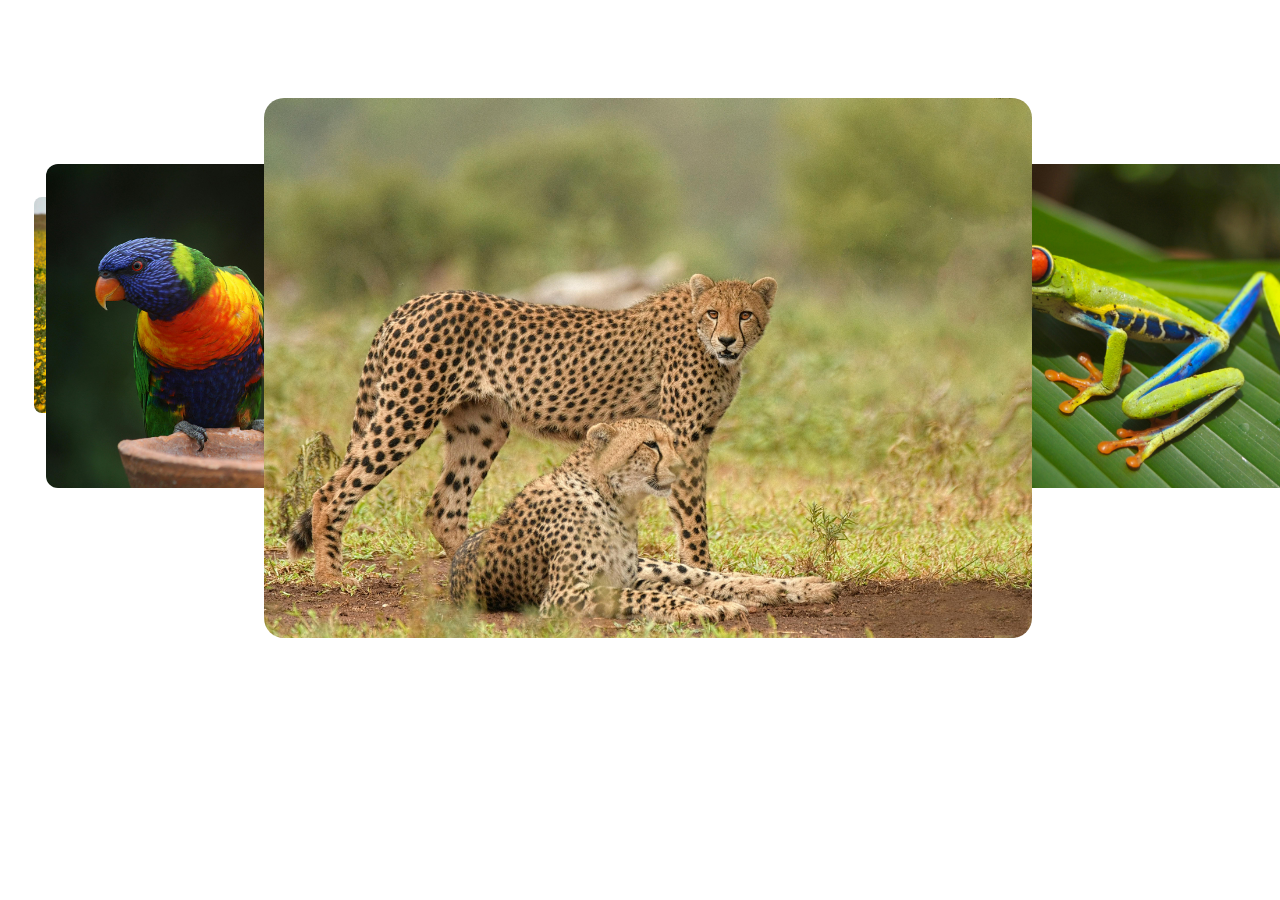
<file: Auto-Rotate-Slider/index.html>
<!DOCTYPE html>
<html lang="en">

<head>
    <meta charset="UTF-8">
    <meta http-equiv="X-UA-Compatible" content="IE=edge">
    <meta name="viewport" content="width=device-width, initial-scale=1.0">
    <title>Auto Slider</title>
    <!-- css file -->
    <link rel="stylesheet" href="style.css">
</head>

<body>
    <div class="container">
        <div class="slider">
            <div class="box1">
            </div>
            <div class="box2">
            </div>
            <div class="box3">
            </div>
            <div class="box4">
            </div>
            <div class="box5">
            </div>
            <div class="box6">
            </div>
            <div class="box7">
            </div>
        </div>
    </div>
    <div id="test"></div>


    <!-- Js -->
    <script src="https://cdnjs.cloudflare.com/ajax/libs/jquery/3.6.1/jquery.min.js"></script>
    <script>
        function rotate() {
            var lastChild = $('.slider div:last-child').clone();
            /*$('#test').html(lastChild)*/
            $('.slider div').removeClass('firstSlide')
            $('.slider div:last-child').remove();
            $('.slider').prepend(lastChild)
            $(lastChild).addClass('firstSlide')
        }

        window.setInterval(function () {
            rotate()
        }, 4000);

    </script>
</body>

</html>
</file>
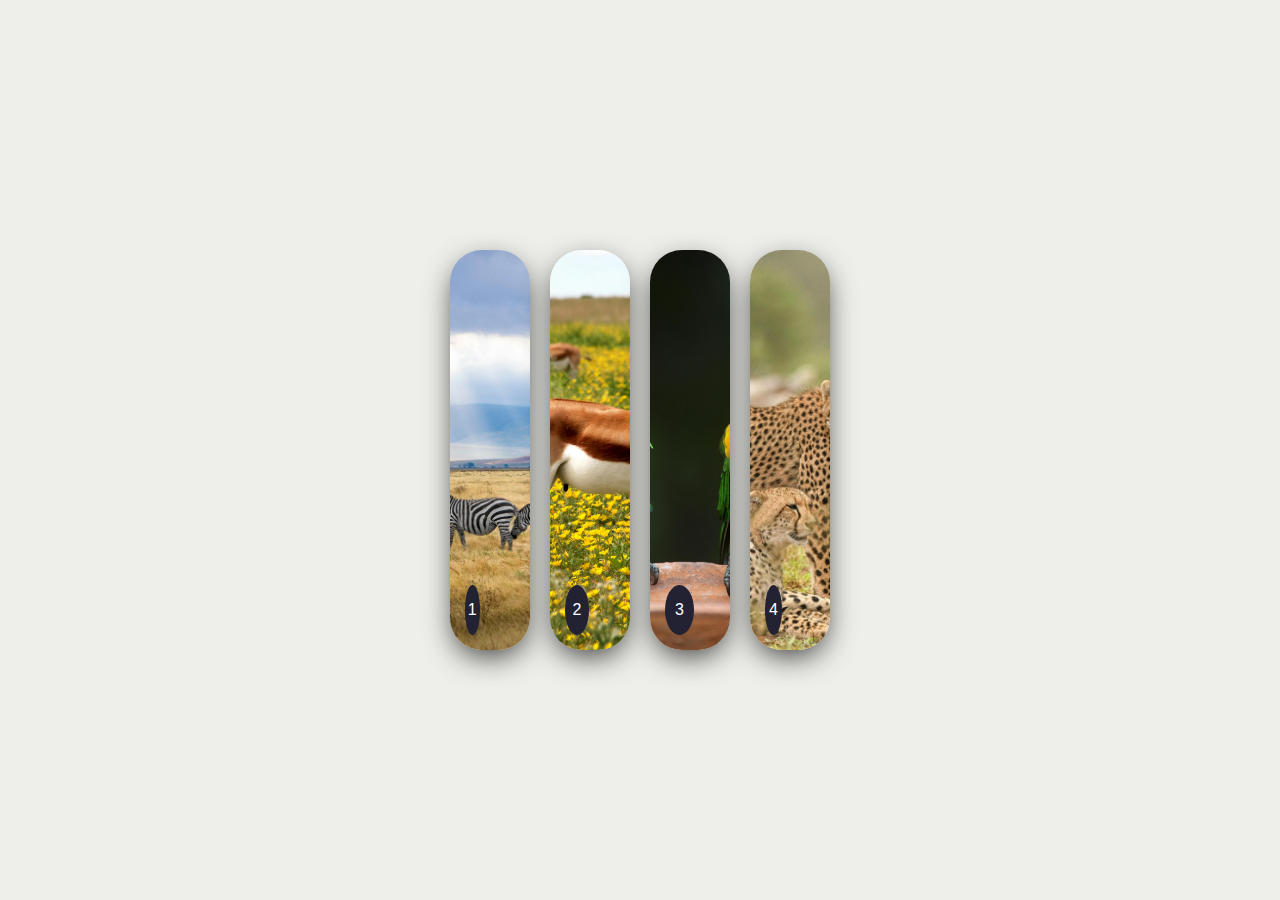
<file: css_sliding_cards/index.html>
<!DOCTYPE html>
<html lang="en">
<head>
    <meta charset="UTF-8">
    <meta name="viewport" content="width=device-width, initial-scale=1.0">
    <link rel="stylesheet" href="style.css">
    <title>Animated Flex Cards</title>
</head>
<body>
    <div class="wrapper">
        <div class="container">
            <div class="card" id="card1">
                <div class="row">
                    <div class="icon">1</div>
                    <div class="description">
                        <h4>Winter</h4>
                        <p>Winter has so much to offer - creative activities</p>
                    </div>
                </div>
            </div>
            <div class="card" id="card2">
                <div class="row">
                    <div class="icon">2</div>
                    <div class="description">
                        <h4>Digital Technology</h4>
                        <p>Gets better every day - stay tuned</p>
                    </div>
                </div>
            </div>
            <div class="card" id="card3">
                <div class="row">
                    <div class="icon">3</div>
                    <div class="description">
                        <h4>Globalization</h4>
                        <p>Help people all over the world</p>
                    </div>
                </div>
            </div>
            <div class="card" id="card4">
                <div class="row">
                    <div class="icon">4</div>
                    <div class="description">
                        <h4>New technologies</h4>
                        <p>Space engineering becomes more and more advanced</p>
                    </div>
                </div>
            </div>
        </div>
    </div>

    <script src="script.js"></script>
</body>
</html>
</file>
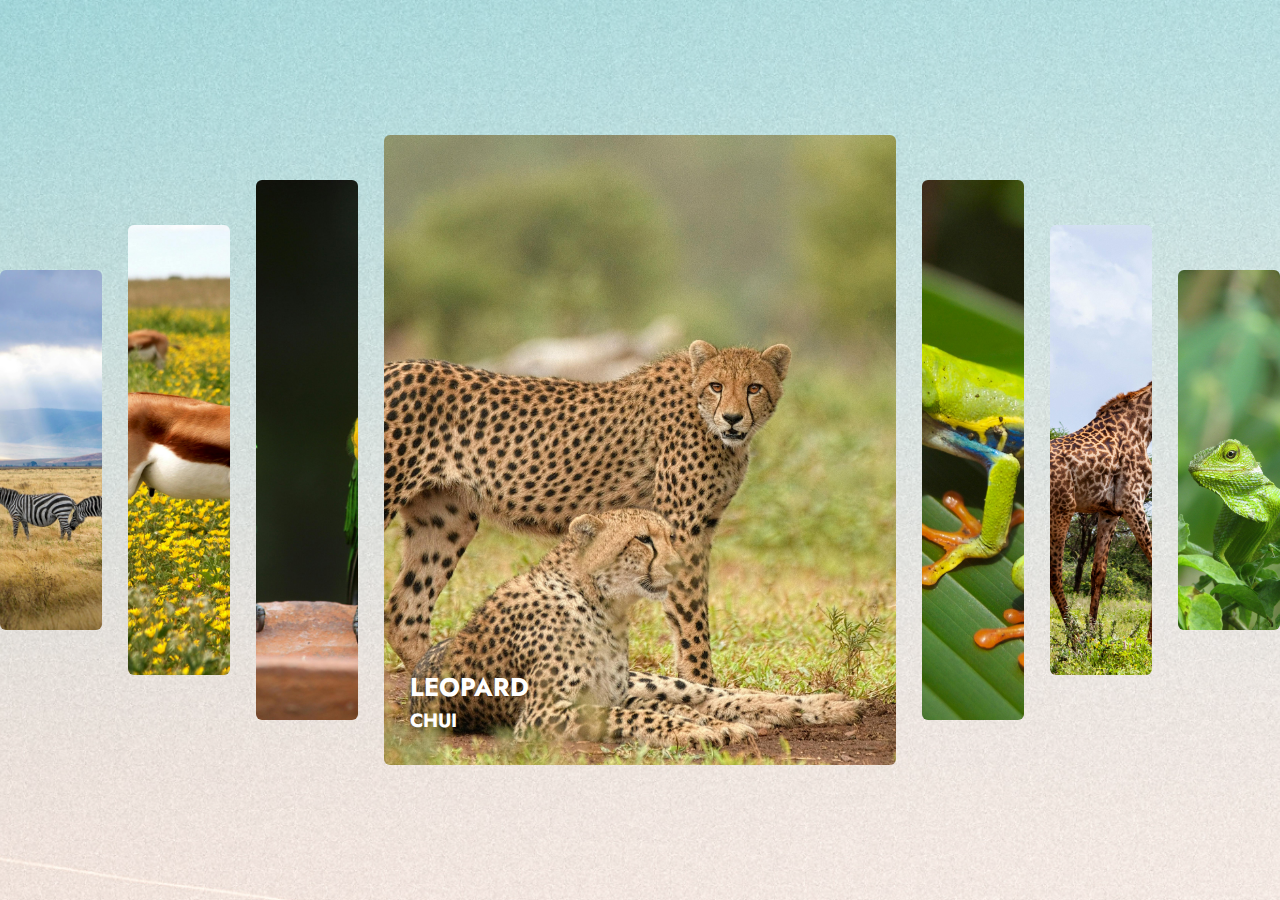
<file: Image Slider/index.html>
<!DOCTYPE html>
<html lang="en">
  <head>
    <meta charset="UTF-8" />
    <meta name="viewport" content="width=device-width, initial-scale=1.0" />
    <title>Image Slider</title>
    <link rel="stylesheet" href="style.css" />
  </head>
  <body>
    <section class="slider-container">
      <div class="slider-images">
        <div class="slider-img">
          <img src="Images/image-1.jpg" alt="1" />
          <div class="details">
            <h2>Zebra</h2>
            <p>Pundamilia</p>
          </div>
        </div>
        <div class="slider-img">
          <img src="Images/image-2.jpg" alt="2" />
          <div class="details">
            <h2>Antelope</h2>
            <p>Swala</p>
          </div>
        </div>
        <div class="slider-img">
          <img src="Images/image-3.jpg" alt="3" />
          <div class="details">
            <h2>Parrot</h2>
            <p>Kasuku</p>
          </div>
        </div>
        <div class="slider-img active">
          <img src="Images/image-4.jpg" alt="4" />
          <div class="details">
            <h2>Leopard</h2>
            <p>Chui</p>
          </div>
        </div>
        <div class="slider-img">
          <img src="Images/image-5.jpg" alt="5" />
          <div class="details">
            <h2>FRog</h2>
            <p>Chura</p>
          </div>
        </div>
        <div class="slider-img">
          <img src="Images/image-6.jpg" alt="6" />
          <div class="details">
            <h2>Giraffe</h2>
            <p>Twiga</p>
          </div>
        </div>
        <div class="slider-img">
          <img src="Images/image-7.jpg" alt="7" />
          <div class="details">
            <h2>Chameleon</h2>
            <p>Kinyonga</p>
          </div>
        </div>
      </div>
    </section>

    <script src="js/jQuery.js"></script>
    <script>
      jQuery(document).ready(function ($) {
        let currentIndex = 0; // Tracks the active index
        const slides = $(".slider-img"); // All slides
        const totalSlides = slides.length;

        function autoSlide() {
          slides.removeClass("active"); // Remove active class from all slides
          currentIndex = (currentIndex + 1) % totalSlides; // Move to the next slide
          slides.eq(currentIndex).addClass("active"); // Add active class to the current slide
        }

        // Auto-slide every 3 seconds
        setInterval(autoSlide, 3000);
      });
    </script>
  </body>
</html>
</file>
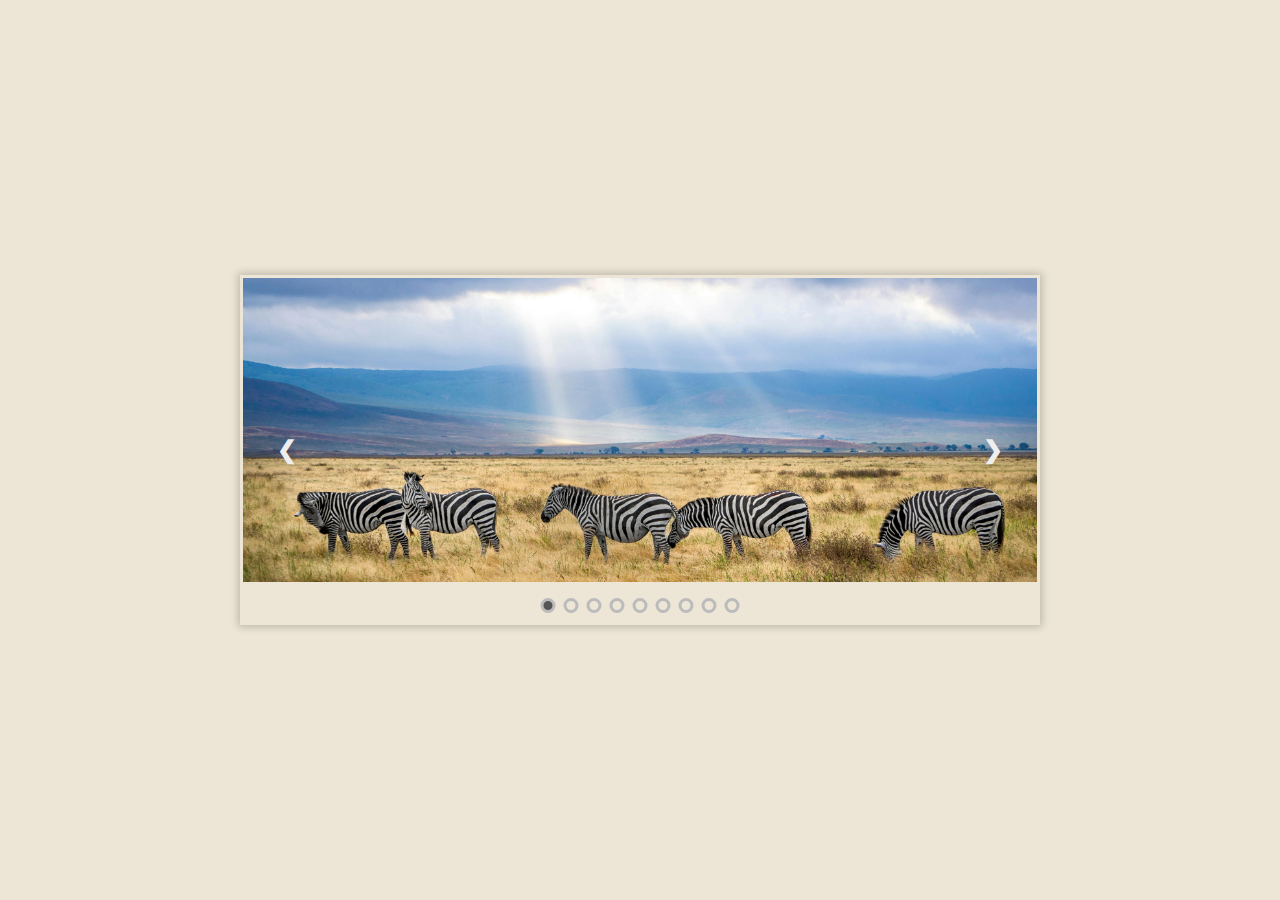
<file: ImageSlideDependent1/index.html>
<!DOCTYPE html>
<html>
<head>
	<title>Image Slider</title>
	<style type="text/css">
		*{
			margin: 0;
			padding: 0;
			box-sizing: border-box;
		}
		body{
			width: 100%;
			min-height: 100vh;
			display: flex;
			justify-content: center;
			align-items: center;
			background-color: #ede6d6;
		}
		.slide-container{
			position: relative;
			width: 800px;
			height: 350px;
			border: 3px solid #ede6d6;
			box-shadow: 0 0 8px 2px rgba(0,0,0,0.2);
		}
		.slide-container .slides{
			width: 100%;
			height: calc(100% - 40px);
			position: relative;
			overflow: hidden;
		}
		.slide-container .slides img{
			width: 100%;
			height: 100%;
			position: absolute;
			object-fit: cover;
		}
		.slide-container .slides img:not(.active){
			top: 0;
			left: -100%;
		}
		span.next, span.prev{
			position: absolute;
			top: 50%;
			transform: translateY(-50%);
			padding: 14px;
			color: #eee;
			font-size: 24px;
			font-weight: bold;
			transition: 0.5s;
			border-radius: 3px;
			user-select: none;
			cursor: pointer;
			z-index: 1;
		}
		span.next{
			right: 20px;
		}
		span.prev{
			left: 20px;
		}
		span.next:hover, span.prev:hover{
			background-color: #ede6d6;
			opacity: 0.8;
			color: #222;
		} 
		.dotsContainer{
			position: absolute;
			bottom: 5px;
			z-index: 3;
			left: 50%;
			transform: translateX(-50%);
		}
		.dotsContainer .dot{
			width: 15px;
			height: 15px;
			margin: 0px 2px;
			border: 3px solid #bbb;
			border-radius: 50%;
			display: inline-block;
			cursor: pointer;
			transition: background-color 0.6s ease;
		}
		.dotsContainer .active{
			background-color: #555;
		}

		@keyframes next1{
			from{
				left: 0%
			}
			to{
				left: -100%;
			}
		}
		@keyframes next2{
			from{
				left: 100%
			}
			to{
				left: 0%;
			}
		}

		@keyframes prev1{
			from{
				left: 0%
			}
			to{
				left: 100%;
			}
		}
		@keyframes prev2{
			from{
				left: -100%
			}
			to{
				left: 0%;
			}
		}

	</style>
</head>
<body>

<div class="slide-container">
	
	<div class="slides">
		<img src="images/image-1.jpg" class="active">
		<img src="images/image-2.jpg">
		<img src="images/image-3.jpg">
		<img src="images/image-4.jpg">
		<img src="images/image-5.jpg">
		<img src="images/image-6.jpg">
		<img src="images/image-7.jpg">
		<img src="images/image-8.jpg">
		<img src="images/image-9.jpg">
	</div>

	<div class="buttons">
		<span class="next">&#10095;</span>
		<span class="prev">&#10094;</span>
	</div>

	<div class="dotsContainer">
		<div class="dot active" attr='0' onclick="switchImage(this)"></div>
		<div class="dot" attr='1' onclick="switchImage(this)"></div>
		<div class="dot" attr='2' onclick="switchImage(this)"></div>
		<div class="dot" attr='3' onclick="switchImage(this)"></div>
		<div class="dot" attr='4' onclick="switchImage(this)"></div>
		<div class="dot" attr='1' onclick="switchImage(this)"></div>
		<div class="dot" attr='2' onclick="switchImage(this)"></div>
		<div class="dot" attr='3' onclick="switchImage(this)"></div>
		<div class="dot" attr='4' onclick="switchImage(this)"></div>
	</div>

</div>

<script type="text/javascript">
	
	// Access the Images
	let slideImages = document.querySelectorAll('img');
	// Access the next and prev buttons
	let next = document.querySelector('.next');
	let prev = document.querySelector('.prev');
	// Access the indicators
	let dots = document.querySelectorAll('.dot');

	var counter = 0;

	// Code for next button
	next.addEventListener('click', slideNext);
	function slideNext(){
	slideImages[counter].style.animation = 'next1 0.5s ease-in forwards';
	if(counter >= slideImages.length-1){
		counter = 0;
	}
	else{
		counter++;
	}
	slideImages[counter].style.animation = 'next2 0.5s ease-in forwards';
	indicators();
	}

	// Code for prev button
	prev.addEventListener('click', slidePrev);
	function slidePrev(){
	slideImages[counter].style.animation = 'prev1 0.5s ease-in forwards';
	if(counter == 0){
		counter = slideImages.length-1;
	}
	else{
		counter--;
	}
	slideImages[counter].style.animation = 'prev2 0.5s ease-in forwards';
	indicators();
	}

	// Auto slideing
	function autoSliding(){
		deletInterval = setInterval(timer, 3000);
		function timer(){
			slideNext();
			indicators();
		}
	}
	autoSliding();

	// Stop auto sliding when mouse is over
	const container = document.querySelector('.slide-container');
	container.addEventListener('mouseover', function(){
		clearInterval(deletInterval);
	});

	// Resume sliding when mouse is out
	container.addEventListener('mouseout', autoSliding);

	// Add and remove active class from the indicators
	function indicators(){
		for(i = 0; i < dots.length; i++){
			dots[i].className = dots[i].className.replace(' active', '');
		}
		dots[counter].className += ' active';
	}

	// Add click event to the indicator
	function switchImage(currentImage){
		currentImage.classList.add('active');
		var imageId = currentImage.getAttribute('attr');
		if(imageId > counter){
		slideImages[counter].style.animation = 'next1 0.5s ease-in forwards';
		counter = imageId;
		slideImages[counter].style.animation = 'next2 0.5s ease-in forwards';
		}
		else if(imageId == counter){
			return;
		}
		else{
		slideImages[counter].style.animation = 'prev1 0.5s ease-in forwards';
		counter = imageId;
		slideImages[counter].style.animation = 'prev2 0.5s ease-in forwards';	
		}
		indicators();
	}

</script>
</body>
</html>
</file>
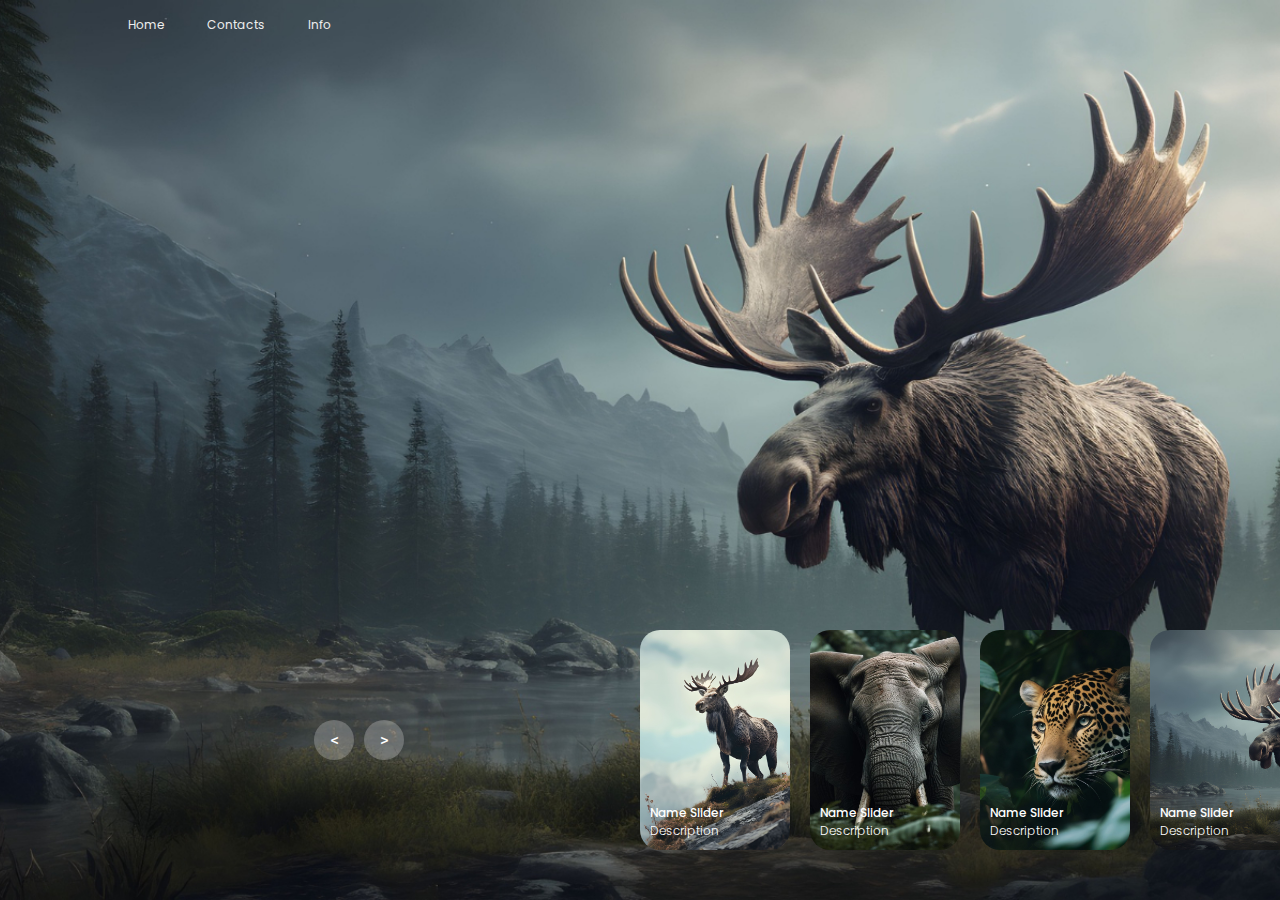
<file: ImageSliderDependent2/index.html>
<!DOCTYPE html>
<html lang="en">
<head>
    <meta charset="UTF-8">
    <meta name="viewport" content="width=device-width, initial-scale=1.0">
    <title>Document</title>
    <link rel="stylesheet" href="style.css">
</head>
<body>
    <header>
        <nav>
            <a href="">Home</a>
            <a href="">Contacts</a>
            <a href="">Info</a>
        </nav>
    </header>

    <!-- carousel -->
    <div class="carousel">
        <!-- list item -->
        <div class="list">
            <div class="item">
                <img src="image/img1.jpg">
                <div class="content">
                    <div class="author">LUNDEV</div>
                    <div class="title">DESIGN SLIDER</div>
                    <div class="topic">ANIMAL</div>
                    <div class="des">
                        <!-- lorem 50 -->
                        Lorem ipsum dolor, sit amet consectetur adipisicing elit. Ut sequi, rem magnam nesciunt minima placeat, itaque eum neque officiis unde, eaque optio ratione aliquid assumenda facere ab et quasi ducimus aut doloribus non numquam. Explicabo, laboriosam nisi reprehenderit tempora at laborum natus unde. Ut, exercitationem eum aperiam illo illum laudantium?
                    </div>
                    <div class="buttons">
                        <button>SEE MORE</button>
                        <button>SUBSCRIBE</button>
                    </div>
                </div>
            </div>
            <div class="item">
                <img src="image/img2.jpg">
                <div class="content">
                    <div class="author">LUNDEV</div>
                    <div class="title">DESIGN SLIDER</div>
                    <div class="topic">ANIMAL</div>
                    <div class="des">
                        Lorem ipsum dolor, sit amet consectetur adipisicing elit. Ut sequi, rem magnam nesciunt minima placeat, itaque eum neque officiis unde, eaque optio ratione aliquid assumenda facere ab et quasi ducimus aut doloribus non numquam. Explicabo, laboriosam nisi reprehenderit tempora at laborum natus unde. Ut, exercitationem eum aperiam illo illum laudantium?
                    </div>
                    <div class="buttons">
                        <button>SEE MORE</button>
                        <button>SUBSCRIBE</button>
                    </div>
                </div>
            </div>
            <div class="item">
                <img src="image/img3.jpg">
                <div class="content">
                    <div class="author">LUNDEV</div>
                    <div class="title">DESIGN SLIDER</div>
                    <div class="topic">ANIMAL</div>
                    <div class="des">
                        Lorem ipsum dolor, sit amet consectetur adipisicing elit. Ut sequi, rem magnam nesciunt minima placeat, itaque eum neque officiis unde, eaque optio ratione aliquid assumenda facere ab et quasi ducimus aut doloribus non numquam. Explicabo, laboriosam nisi reprehenderit tempora at laborum natus unde. Ut, exercitationem eum aperiam illo illum laudantium?
                    </div>
                    <div class="buttons">
                        <button>SEE MORE</button>
                        <button>SUBSCRIBE</button>
                    </div>
                </div>
            </div>
            <div class="item">
                <img src="image/img4.jpg">
                <div class="content">
                    <div class="author">LUNDEV</div>
                    <div class="title">DESIGN SLIDER</div>
                    <div class="topic">ANIMAL</div>
                    <div class="des">
                        Lorem ipsum dolor, sit amet consectetur adipisicing elit. Ut sequi, rem magnam nesciunt minima placeat, itaque eum neque officiis unde, eaque optio ratione aliquid assumenda facere ab et quasi ducimus aut doloribus non numquam. Explicabo, laboriosam nisi reprehenderit tempora at laborum natus unde. Ut, exercitationem eum aperiam illo illum laudantium?
                    </div>
                    <div class="buttons">
                        <button>SEE MORE</button>
                        <button>SUBSCRIBE</button>
                    </div>
                </div>
            </div>
        </div>
        <!-- list thumnail -->
        <div class="thumbnail">
            <div class="item">
                <img src="image/img1.jpg">
                <div class="content">
                    <div class="title">
                        Name Slider
                    </div>
                    <div class="description">
                        Description
                    </div>
                </div>
            </div>
            <div class="item">
                <img src="image/img2.jpg">
                <div class="content">
                    <div class="title">
                        Name Slider
                    </div>
                    <div class="description">
                        Description
                    </div>
                </div>
            </div>
            <div class="item">
                <img src="image/img3.jpg">
                <div class="content">
                    <div class="title">
                        Name Slider
                    </div>
                    <div class="description">
                        Description
                    </div>
                </div>
            </div>
            <div class="item">
                <img src="image/img4.jpg">
                <div class="content">
                    <div class="title">
                        Name Slider
                    </div>
                    <div class="description">
                        Description
                    </div>
                </div>
            </div>
        </div>
        <!-- next prev -->

        <div class="arrows">
            <button id="prev"><</button>
            <button id="next">></button>
        </div>
        <!-- time running -->
        <div class="time"></div>
    </div>

    <script src="app.js"></script>
</body>
</html>
</file>
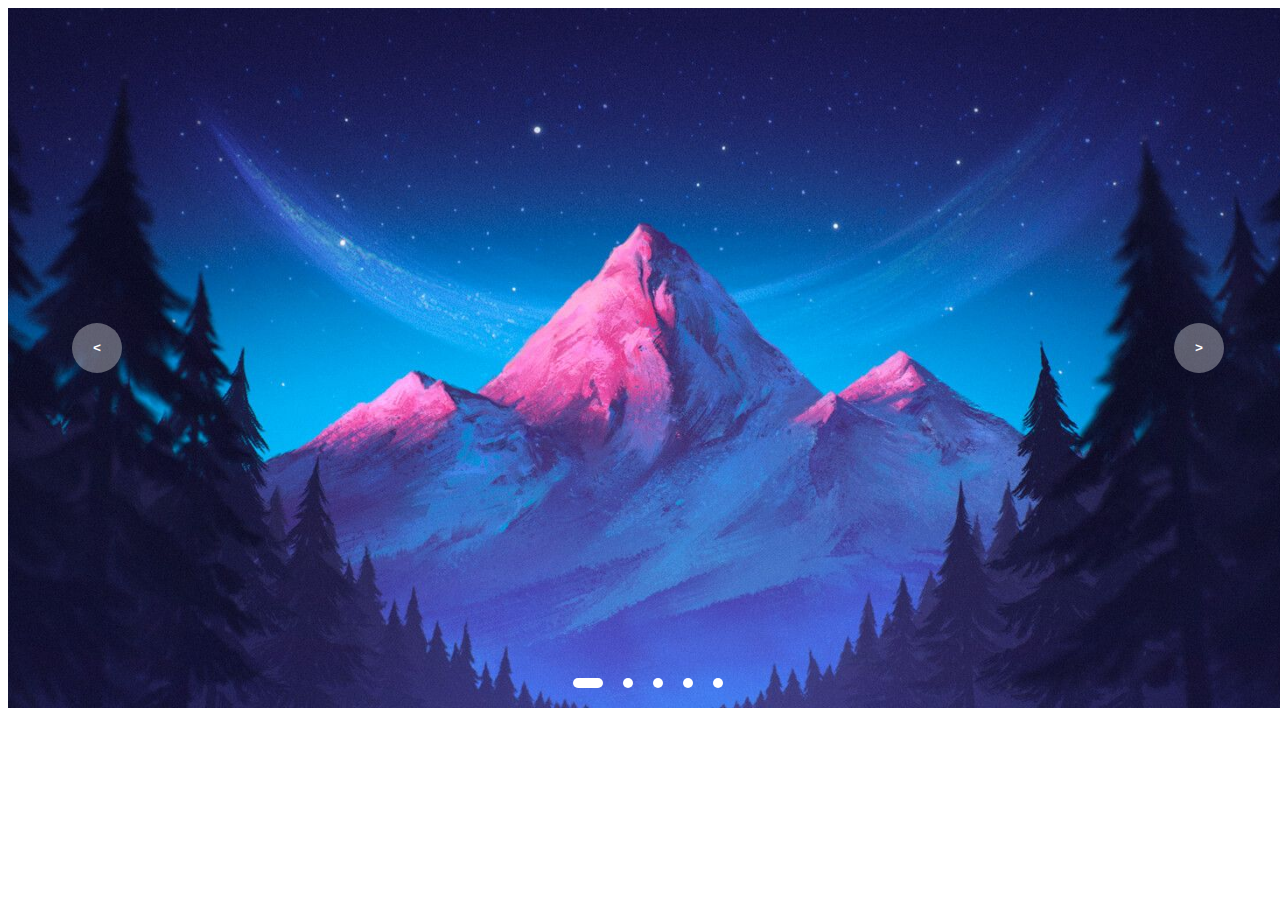
<file: ImageSliderDependent3/index.html>
<!DOCTYPE html>
<html lang="en">
<head>
    <meta charset="UTF-8">
    <meta http-equiv="X-UA-Compatible" content="IE=edge">
    <meta name="viewport" content="width=device-width, initial-scale=1.0">
    <title>Document</title>
    <link rel="stylesheet" href="style.css">
</head>
<body>
    
    <div class="slider">
        <div class="list">
            <div class="item">
                <img src="img/1.jpg" alt="">
            </div>
            <div class="item">
                <img src="img/2.jpg" alt="">
            </div>
            <div class="item">
                <img src="img/3.jpg" alt="">
            </div>
            <div class="item">
                <img src="img/4.jpg" alt="">
            </div>
            <div class="item">
                <img src="img/5.jpg" alt="">
            </div>
        </div>
        <div class="buttons">
            <button id="prev"><</button>
            <button id="next">></button>
        </div>
        <ul class="dots">
            <li class="active"></li>
            <li></li>
            <li></li>
            <li></li>
            <li></li>
        </ul>
    </div>

    <script src="app.js"></script>
</body>
</html>
</file>
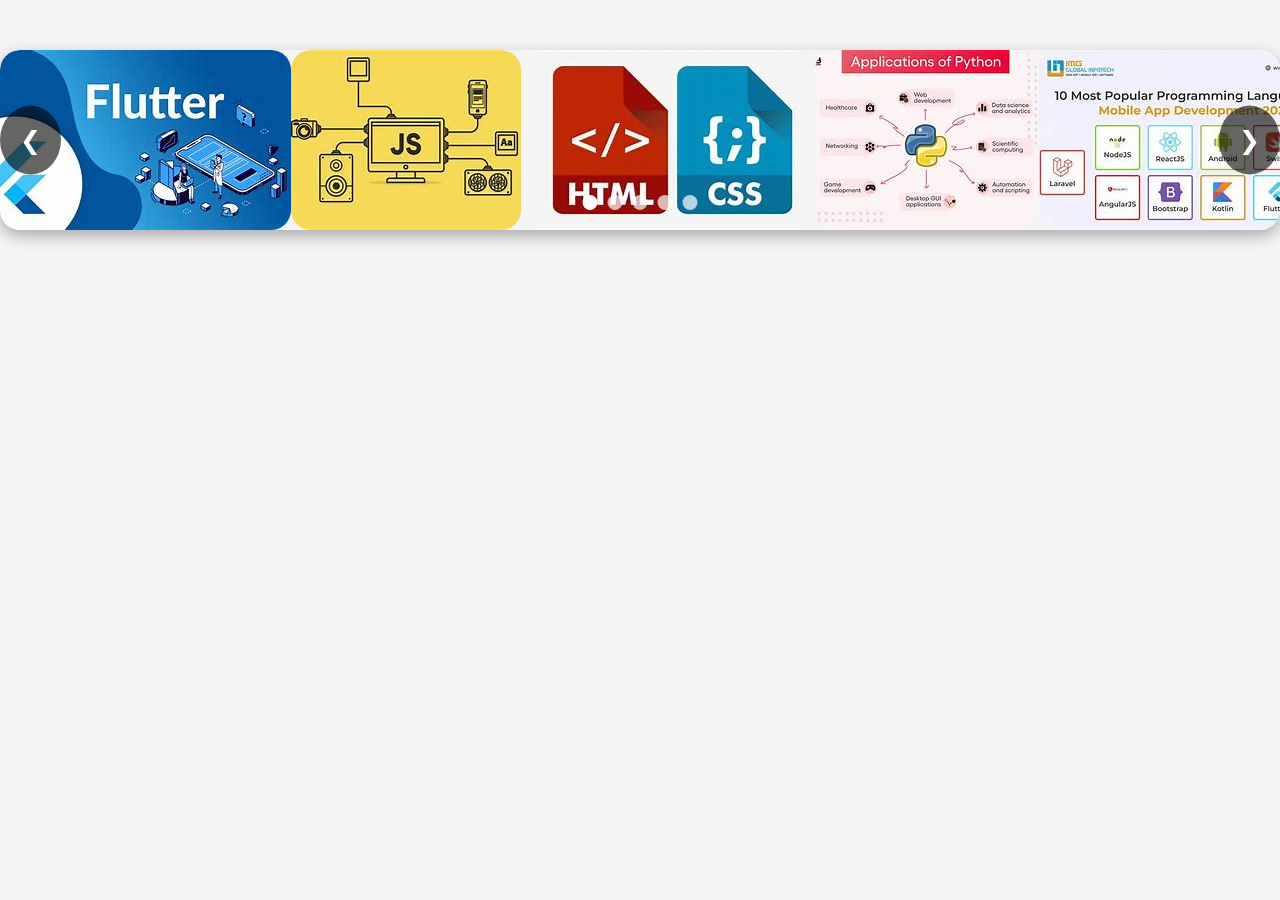
<file: 10+Collections/3D Rotating Image Slider Design.html>
<!DOCTYPE html>
<html lang="en">
<head>
    <meta charset="UTF-8">
    <meta name="viewport" content="width=device-width, initial-scale=1.0">
    <title>3D Rotating Image Slider</title>
    <style>
        body {
            font-family: 'Arial', sans-serif;
            margin: 0;
            padding: 0;
            background-color: #f4f4f4;
        }

        .slider-container {
            position: relative;
            width: 100%;
            height: 100%;
            margin: 50px auto; /* Centered with additional top margin */
            overflow: hidden;
            perspective: 1200px; /* Enhanced 3D effect */
            border-radius: 20px; /* Slightly larger rounded corners */
            box-shadow: 0 6px 15px rgba(0, 0, 0, 0.3); /* Stronger shadow effect */
        }

        .slider {
            display: flex;
            transition: transform 1s ease-in-out;
            transform-style: preserve-3d;
            position: relative;
        }

        .slider img {
            width: 100%;
            height: auto;
            object-fit: cover;
            border-radius: 20px;
            transition: transform 0.3s ease-in-out;
        }

        .slider img:hover {
            transform: scale(1.1); /* Slightly larger zoom on hover */
        }

        .navigation-buttons {
            position: absolute;
            top: 50%;
            width: 100%;
            display: flex;
            justify-content: space-between;
            z-index: 10;
            transform: translateY(-50%);
        }

        .prev, .next {
            background-color: rgba(0, 0, 0, 0.6);
            color: white;
            padding: 20px;
            border: none;
            font-size: 25px;
            cursor: pointer;
            border-radius: 50%;
            transition: background-color 0.3s ease;
        }

        .prev:hover, .next:hover {
            background-color: rgba(0, 0, 0, 0.9);
        }

        .dots-container {
            position: absolute;
            bottom: 20px;
            left: 50%;
            transform: translateX(-50%);
            display: flex;
            justify-content: center;
        }

        .dot {
            height: 15px;
            width: 15px;
            margin: 0 5px;
            background-color: rgba(255, 255, 255, 0.7);
            border-radius: 50%;
            display: inline-block;
            transition: background-color 0.3s ease;
            cursor: pointer;
        }

        .dot.active {
            background-color: rgba(255, 255, 255, 1);
        }

        @media (max-width: 768px) {
            .slider-container {
                max-width: 95%;
            }

            .prev, .next {
                padding: 15px;
                font-size: 20px;
            }
        }

        @media (max-width: 480px) {
            .slider-container {
                max-width: 100%;
            }

            .prev, .next {
                padding: 12px;
                font-size: 18px;
            }
        }
    </style>
</head>
<body>

    <div class="slider-container">
        <div class="slider">
            <img src="images/image1.jpg" alt="Image 1">
            <img src="images/image2.jpg" alt="Image 2">
            <img src="images/image3.jpg" alt="Image 3">
            <img src="images/image4.jpg" alt="Image 4">
            <img src="images/image5.jpg" alt="Image 5">
        </div>

        <!-- Navigation Buttons -->
        <div class="navigation-buttons">
            <button class="prev" onclick="prevSlide()">&#10094;</button>
            <button class="next" onclick="nextSlide()">&#10095;</button>
        </div>

        <!-- Dot Navigation -->
        <div class="dots-container">
            <span class="dot" onclick="goToSlide(0)"></span>
            <span class="dot" onclick="goToSlide(1)"></span>
            <span class="dot" onclick="goToSlide(2)"></span>
            <span class="dot" onclick="goToSlide(3)"></span>
            <span class="dot" onclick="goToSlide(4)"></span>
        </div>
    </div>

    <script>
        let slideIndex = 0;
        const slides = document.querySelectorAll('.slider img');
        const dots = document.querySelectorAll('.dot');

        function showSlide(index) {
            if (index >= slides.length) {
                slideIndex = 0;
            }
            if (index < 0) {
                slideIndex = slides.length - 1;
            }

            const angle = -slideIndex * 72;  // 360/5 (since there are 5 images)
            document.querySelector('.slider').style.transform = `rotateY(${angle}deg)`;

            // Update dots
            dots.forEach((dot, i) => {
                dot.classList.remove('active');
                if (i === slideIndex) {
                    dot.classList.add('active');
                }
            });
        }

        function nextSlide() {
            slideIndex++;
            showSlide(slideIndex);
        }

        function prevSlide() {
            slideIndex--;
            showSlide(slideIndex);
        }

        function goToSlide(index) {
            slideIndex = index;
            showSlide(slideIndex);
        }

        document.addEventListener('DOMContentLoaded', () => {
            showSlide(slideIndex);
            setInterval(nextSlide, 4000); // Change image every 4 seconds
        });
    </script>

</body>
</html>
</file>
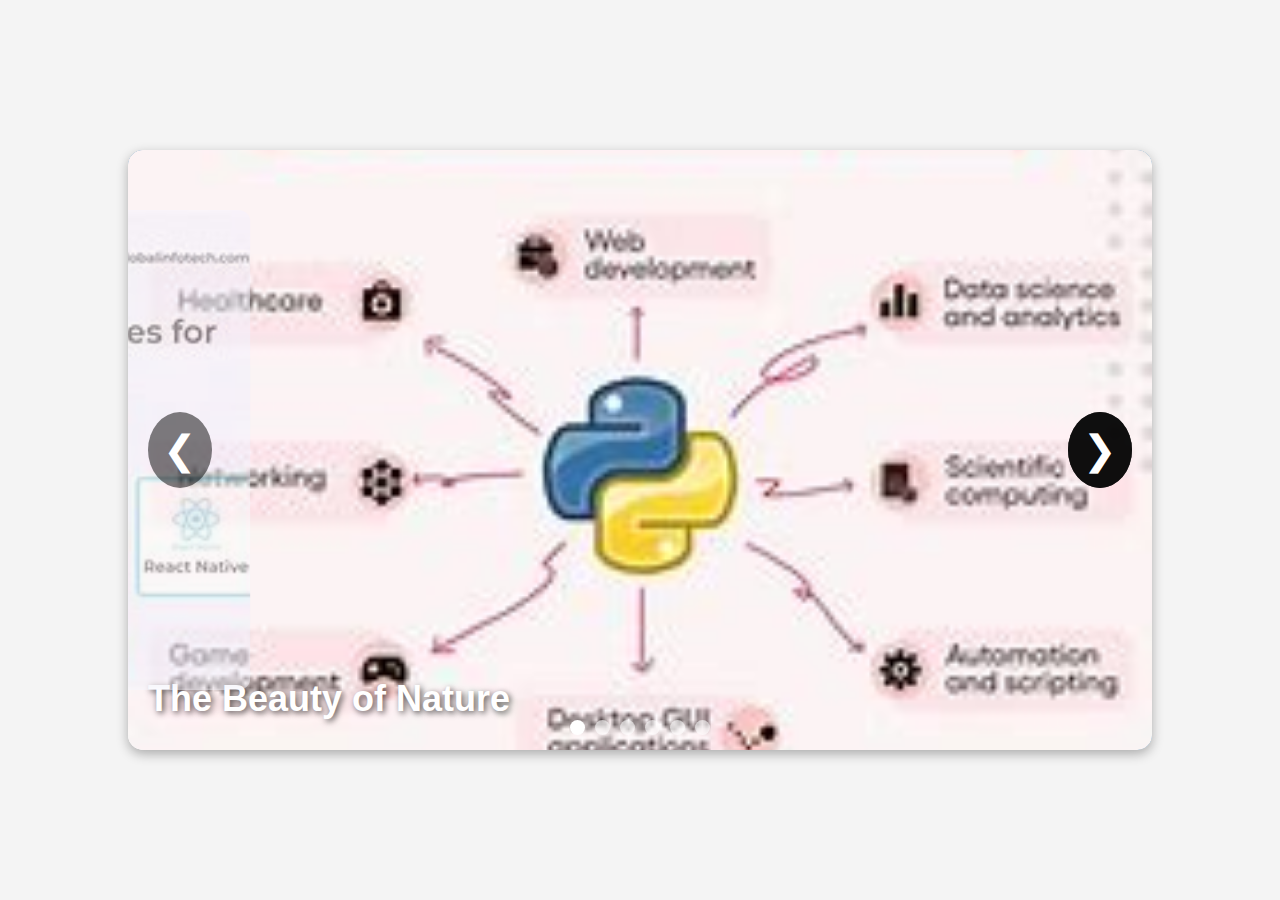
<file: 10+Collections/Advanced Carousel with Current, Upcoming, and Outgoing Images.html>
<!DOCTYPE html>
<html lang="en">
<head>
  <meta charset="UTF-8">
  <meta name="viewport" content="width=device-width, initial-scale=1.0">
  <title>Advanced Image Carousel</title>
  <style>
    * {
      margin: 0;
      padding: 0;
      box-sizing: border-box;
    }

    body {
      font-family: 'Arial', sans-serif;
      background-color: #f4f4f4;
      display: flex;
      justify-content: center;
      align-items: center;
      height: 100vh;
      margin: 0;
    }

    .carousel-container {
      width: 80%;
      max-width: 1200px;
      height: 600px;
      position: relative;
      overflow: hidden;
      border-radius: 15px;
      box-shadow: 0 4px 12px rgba(0, 0, 0, 0.3);
    }

    .carousel {
      display: flex;
      transition: transform 1s ease-in-out;
      height: 100%;
      position: absolute;
      width: 100%;
    }

    .carousel .slide {
      min-width: 100%;
      height: 100%;
      position: absolute;
      transition: transform 1s ease, opacity 1s ease;
      display: flex;
      justify-content: center;
      align-items: center;
    }

    .carousel img {
      width: 100%;
      height: 100%;
      object-fit: cover;
      border-radius: 15px;
      transition: transform 1s ease, opacity 1s ease;
    }

    .carousel .prev {
      transform: scale(0.8) translateX(-100%);
      opacity: 0.5;
    }

    .carousel .active {
      transform: scale(1);
      opacity: 1;
    }

    .carousel .next {
      transform: scale(0.8) translateX(100%);
      opacity: 0.5;
    }

    .caption {
      position: absolute;
      bottom: 30px;
      left: 20px;
      color: white;
      font-size: 36px;
      font-weight: bold;
      text-shadow: 2px 2px 6px rgba(0, 0, 0, 0.7);
      width: 80%;
      transition: transform 0.3s ease;
    }

    .caption:hover {
      transform: scale(1.05);
    }

    /* Navigation Arrows */
    .arrow {
      position: absolute;
      top: 50%;
      transform: translateY(-50%);
      font-size: 2.5rem;
      color: white;
      background-color: rgba(0, 0, 0, 0.5);
      padding: 15px;
      cursor: pointer;
      border: none;
      border-radius: 50%;
      transition: background-color 0.3s ease;
    }

    .prev {
      left: 20px;
    }

    .next {
      right: 20px;
    }

    .arrow:hover {
      background-color: rgba(0, 0, 0, 0.7);
    }

    /* Dot Navigation */
    .dots {
      position: absolute;
      bottom: 15px;
      left: 50%;
      transform: translateX(-50%);
      display: flex;
      justify-content: center;
      gap: 10px;
    }

    .dot {
      width: 15px;
      height: 15px;
      background-color: rgba(255, 255, 255, 0.6);
      border-radius: 50%;
      cursor: pointer;
      transition: background-color 0.3s;
    }

    .dot.active {
      background-color: rgba(255, 255, 255, 1);
    }

    .dot:hover {
      background-color: rgba(255, 255, 255, 0.9);
    }

    /* Responsive Styles */
    @media (max-width: 768px) {
      .carousel-container {
        height: 400px;
      }

      .caption {
        font-size: 24px;
      }

      .arrow {
        font-size: 2rem;
        padding: 10px;
      }

      .dot {
        width: 12px;
        height: 12px;
      }
    }

    @media (max-width: 480px) {
      .carousel-container {
        height: 300px;
      }

      .caption {
        font-size: 18px;
      }

      .arrow {
        font-size: 1.5rem;
        padding: 8px;
      }

      .dot {
        width: 10px;
        height: 10px;
      }
    }
  </style>
</head>
<body>

  <div class="carousel-container">
    <div class="carousel">
      <div class="slide prev">
        <img src="images/image1.jpg" alt="Image 1">
        <div class="caption">Discover the World</div>
      </div>
      <div class="slide active">
        <img src="images/image2.jpg" alt="Image 2">
        <div class="caption">Adventure Awaits</div>
      </div>
      <div class="slide next">
        <img src="images/image3.jpg" alt="Image 3">
        <div class="caption">The Beauty of Nature</div>
      </div>
      <div class="slide next">
        <img src="images/image4.jpg" alt="Image 3">
        <div class="caption">The Beauty of Nature</div>
      </div>
      <div class="slide next">
        <img src="images/image5.jpg" alt="Image 3">
        <div class="caption">The Beauty of Nature</div>
      </div>
    </div>

    <!-- Navigation Arrows -->
    <button class="arrow prev" onclick="moveSlide(-1)">&#10094;</button>
    <button class="arrow next" onclick="moveSlide(1)">&#10095;</button>
    <button class="arrow next" onclick="moveSlide(1)">&#10095;</button>
    <button class="arrow next" onclick="moveSlide(1)">&#10095;</button>
    <button class="arrow next" onclick="moveSlide(1)">&#10095;</button>


    <!-- Dot Navigation -->
    <div class="dots">
      <span class="dot" onclick="currentSlide(1)"></span>
      <span class="dot" onclick="currentSlide(2)"></span>
      <span class="dot" onclick="currentSlide(3)"></span>
      <span class="dot" onclick="currentSlide(2)"></span>
      <span class="dot" onclick="currentSlide(3)"></span>
      <span class="dot" onclick="currentSlide(2)"></span>
    </div>
  </div>

  <script>
    let currentIndex = 1;
    const slides = document.querySelectorAll(".carousel .slide");
    const dots = document.querySelectorAll(".dot");

    function showSlide(index) {
      const totalSlides = slides.length;
      if (index > totalSlides) {
        currentIndex = 1;
      } else if (index < 1) {
        currentIndex = totalSlides;
      } else {
        currentIndex = index;
      }

      // Remove active, prev, next classes
      slides.forEach((slide, idx) => {
        slide.classList.remove("active", "prev", "next");
      });

      // Set the current, previous, and next images
      slides[currentIndex - 1].classList.add("active");
      slides[(currentIndex - 2 + totalSlides) % totalSlides].classList.add("prev");
      slides[currentIndex % totalSlides].classList.add("next");

      // Update the dot navigation
      dots.forEach(dot => dot.classList.remove("active"));
      dots[currentIndex - 1].classList.add("active");
    }

    function moveSlide(direction) {
      showSlide(currentIndex + direction);
    }

    function currentSlide(index) {
      showSlide(index);
    }

    // Auto-slide every 5 seconds
    setInterval(() => moveSlide(1), 5000);

    showSlide(currentIndex); // Initial slide
  </script>

</body>
</html>
</file>
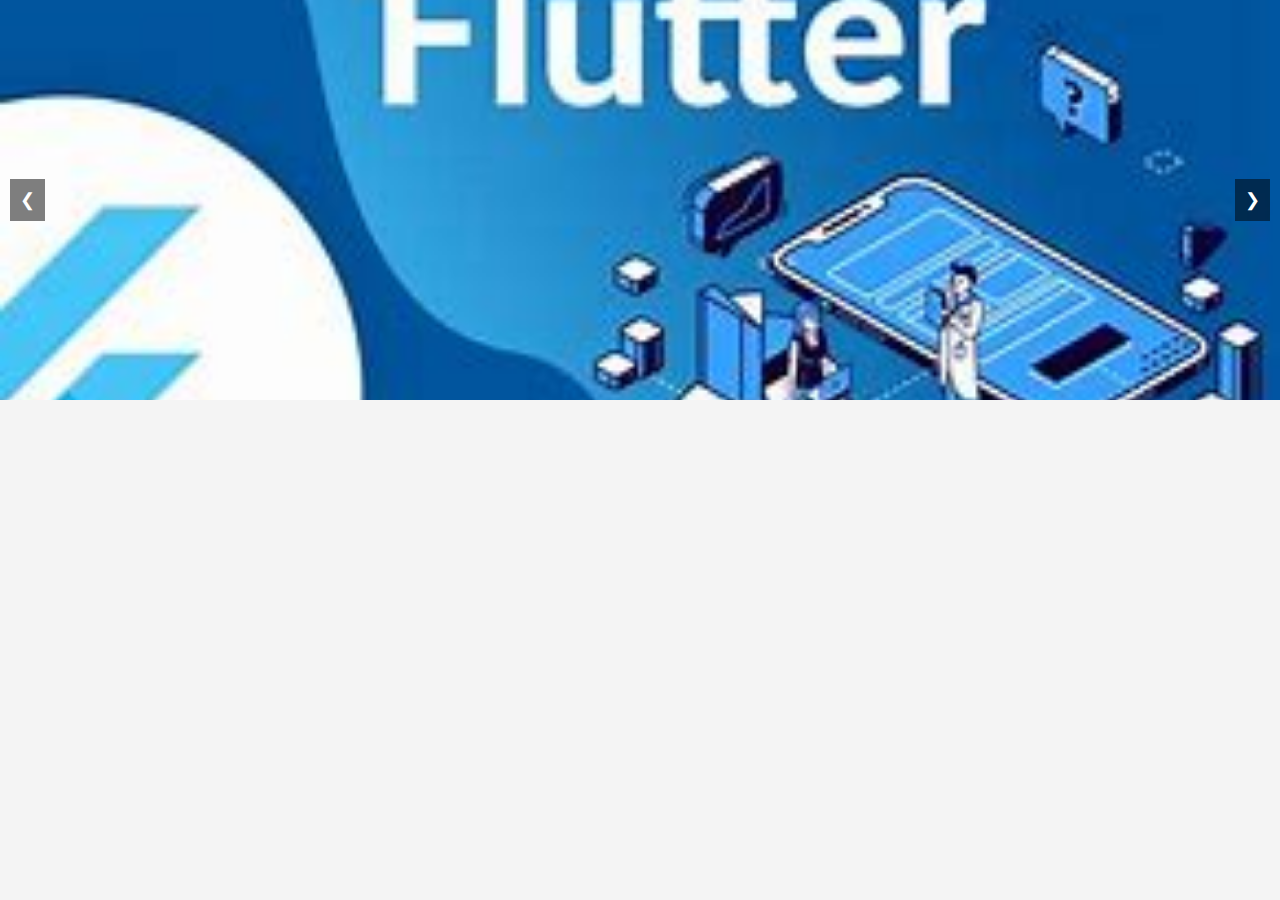
<file: 10+Collections/DownTopSlide.html>
<!DOCTYPE html>
<html lang="en">
<head>
    <meta charset="UTF-8">
    <meta name="viewport" content="width=device-width, initial-scale=1.0">
    <title>Vertical Image Slider</title>
    <style>
        body {
            font-family: Arial, sans-serif;
            margin: 0;
            padding: 0;
            background-color: #f4f4f4;
        }

        .slider-container {
            position: relative;
            width: 100%;
            height: 400px; /* Adjust height as per your requirement */
            overflow: hidden;
            margin: auto;
            background-color: #333;
        }

        .slider {
            display: flex;
            flex-direction: column;
            height: 100%;
            transition: transform 0.5s ease-in-out;
        }

        .slider img {
            width: 100%;
            height: 100%;
            object-fit: cover;
        }

        button {
            position: absolute;
            top: 50%;
            padding: 10px;
            background-color: rgba(0, 0, 0, 0.5);
            color: white;
            border: none;
            cursor: pointer;
            font-size: 18px;
            z-index: 10;
        }

        button:hover {
            background-color: rgba(0, 0, 0, 0.8);
        }

        .prev {
            left: 10px;
            transform: translateY(-50%);
        }

        .next {
            right: 10px;
            transform: translateY(-50%);
        }

        /* Media Queries for responsiveness */
        @media (max-width: 768px) {
            .slider-container {
                height: 300px;
            }

            button {
                font-size: 16px;
            }
        }

        @media (max-width: 480px) {
            .slider-container {
                height: 200px;
            }

            button {
                font-size: 14px;
                padding: 8px;
            }
        }
    </style>
</head>
<body>

    <div class="slider-container">
        <div class="slider">
            <img src="images/image1.jpg" alt="Image 1">
            <img src="images/image2.jpg" alt="Image 2">
            <img src="images/image3.jpg" alt="Image 3">
            <img src="images/image4.jpg" alt="Image 4">
            <img src="images/image5.jpg" alt="Image 5">
        </div>
        <button class="prev" onclick="prevSlide()">&#10094;</button>
        <button class="next" onclick="nextSlide()">&#10095;</button>
    </div>

    <script>
        let slideIndex = 0;
        const slides = document.querySelectorAll('.slider img');

        function showSlide(index) {
            if (index >= slides.length) {
                slideIndex = 0;
            }
            if (index < 0) {
                slideIndex = slides.length - 1;
            }

            const slideHeight = slides[0].clientHeight;
            document.querySelector('.slider').style.transform = `translateY(${-slideIndex * slideHeight}px)`;
        }

        function nextSlide() {
            slideIndex++;
            showSlide(slideIndex);
        }

        function prevSlide() {
            slideIndex--;
            showSlide(slideIndex);
        }

        document.addEventListener('DOMContentLoaded', () => {
            showSlide(slideIndex);

            setInterval(nextSlide, 3000); // Change image every 3 seconds
        });
    </script>

</body>
</html>
</file>
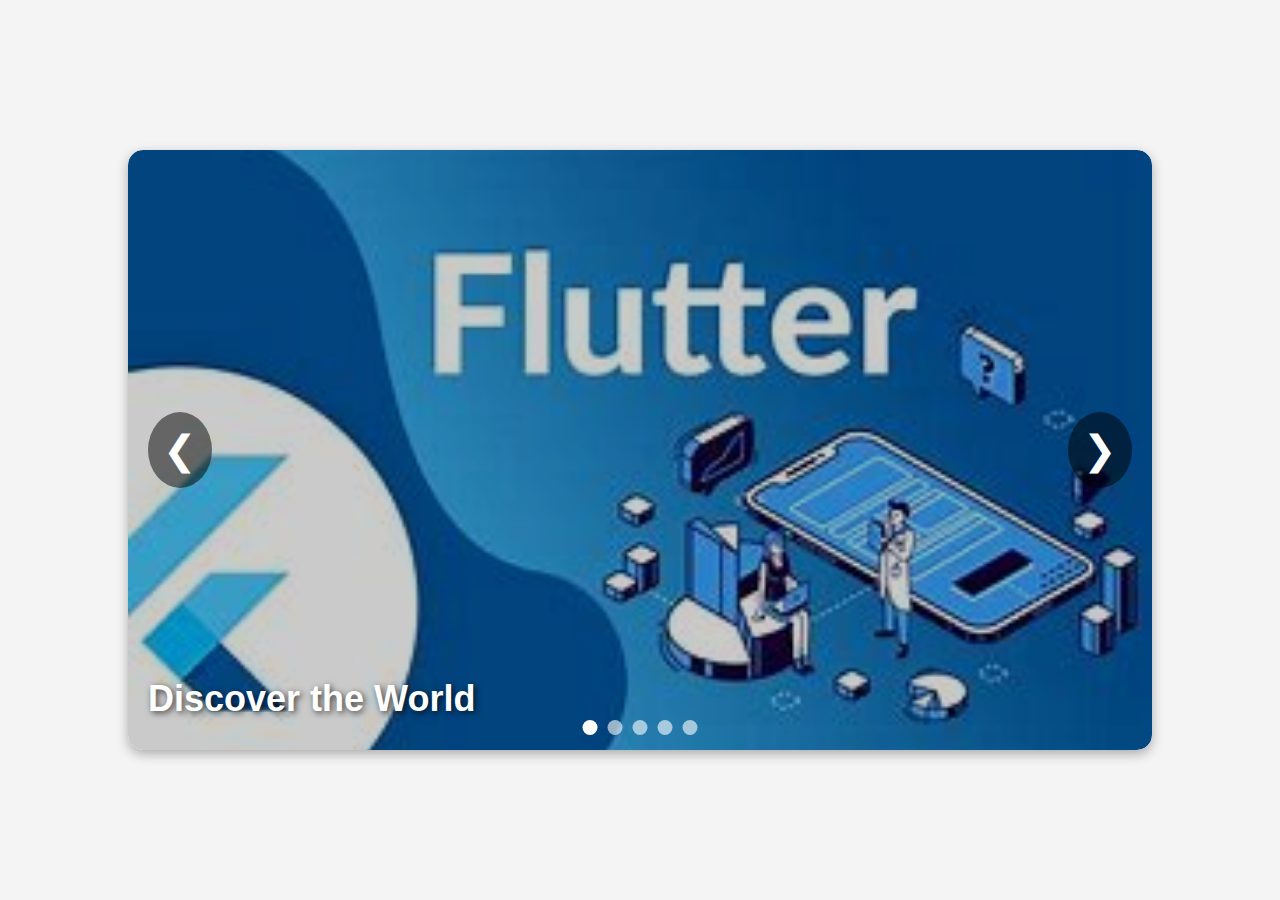
<file: 10+Collections/Fading Transition, Hover Effects.html>
<!DOCTYPE html>
<html lang="en">
<head>
  <meta charset="UTF-8">
  <meta name="viewport" content="width=device-width, initial-scale=1.0">
  <title>Advanced Image Carousel</title>
  <style>
    * {
      margin: 0;
      padding: 0;
      box-sizing: border-box;
    }

    body {
      font-family: 'Arial', sans-serif;
      background-color: #f4f4f4;
      display: flex;
      justify-content: center;
      align-items: center;
      height: 100vh;
      margin: 0;
    }

    .carousel-container {
      width: 80%;
      max-width: 1200px;
      height: 600px;
      position: relative;
      overflow: hidden;
      border-radius: 15px;
      box-shadow: 0 4px 12px rgba(0, 0, 0, 0.3);
    }

    .carousel {
      display: flex;
      transition: transform 1s ease-in-out;
      height: 100%;
    }

    .carousel .slide {
      min-width: 100%;
      height: 100%;
      position: absolute;
      opacity: 0;
      transition: opacity 1s ease-in-out;
    }

    .carousel .slide.active {
      opacity: 1;
    }

    .carousel img {
      width: 100%;
      height: 100%;
      object-fit: cover;
      border-radius: 15px;
      filter: brightness(80%);
      transition: filter 0.3s ease-in-out;
    }

    .carousel img:hover {
      filter: brightness(100%);
    }

    /* Caption Style */
    .caption {
      position: absolute;
      bottom: 30px;
      left: 20px;
      color: white;
      font-size: 36px;
      font-weight: bold;
      text-shadow: 2px 2px 6px rgba(0, 0, 0, 0.7);
      width: 80%;
      transition: transform 0.3s ease;
    }

    .caption:hover {
      transform: scale(1.05);
    }

    /* Navigation Arrows */
    .arrow {
      position: absolute;
      top: 50%;
      transform: translateY(-50%);
      font-size: 2.5rem;
      color: white;
      background-color: rgba(0, 0, 0, 0.5);
      padding: 15px;
      cursor: pointer;
      border: none;
      border-radius: 50%;
      transition: background-color 0.3s ease;
    }

    .prev {
      left: 20px;
    }

    .next {
      right: 20px;
    }

    .arrow:hover {
      background-color: rgba(0, 0, 0, 0.7);
    }

    /* Dot Navigation */
    .dots {
      position: absolute;
      bottom: 15px;
      left: 50%;
      transform: translateX(-50%);
      display: flex;
      justify-content: center;
      gap: 10px;
    }

    .dot {
      width: 15px;
      height: 15px;
      background-color: rgba(255, 255, 255, 0.6);
      border-radius: 50%;
      cursor: pointer;
      transition: background-color 0.3s;
    }

    .dot.active {
      background-color: rgba(255, 255, 255, 1);
    }

    .dot:hover {
      background-color: rgba(255, 255, 255, 0.9);
    }

    /* Responsive Styles */
    @media (max-width: 768px) {
      .carousel-container {
        height: 400px;
      }

      .caption {
        font-size: 24px;
      }

      .arrow {
        font-size: 2rem;
        padding: 10px;
      }

      .dot {
        width: 12px;
        height: 12px;
      }
    }

    @media (max-width: 480px) {
      .carousel-container {
        height: 300px;
      }

      .caption {
        font-size: 18px;
      }

      .arrow {
        font-size: 1.5rem;
        padding: 8px;
      }

      .dot {
        width: 10px;
        height: 10px;
      }
    }
  </style>
</head>
<body>

  <div class="carousel-container">
    <div class="carousel">
      <div class="slide active">
        <img src="images/image1.jpg" alt="Image 1">
        <div class="caption">Discover the World</div>
      </div>
      <div class="slide">
        <img src="images/image2.jpg" alt="Image 2">
        <div class="caption">Adventure Awaits</div>
      </div>
      <div class="slide">
        <img src="images/image3.jpg" alt="Image 3">
        <div class="caption">The Beauty of Nature</div>
      </div>
      <div class="slide">
        <img src="images/image4.jpg" alt="Image 4">
        <div class="caption">Serene Landscapes</div>
      </div>
      <div class="slide">
        <img src="images/image5.jpg" alt="Image 5">
        <div class="caption">Unforgettable Memories</div>
      </div>
    </div>

    <!-- Navigation Arrows -->
    <button class="arrow prev" onclick="moveSlide(-1)">&#10094;</button>
    <button class="arrow next" onclick="moveSlide(1)">&#10095;</button>

    <!-- Dot Navigation -->
    <div class="dots">
      <span class="dot" onclick="currentSlide(1)"></span>
      <span class="dot" onclick="currentSlide(2)"></span>
      <span class="dot" onclick="currentSlide(3)"></span>
      <span class="dot" onclick="currentSlide(4)"></span>
      <span class="dot" onclick="currentSlide(5)"></span>
    </div>
  </div>

  <script>
    let currentIndex = 0;
    const slides = document.querySelectorAll(".carousel .slide");
    const dots = document.querySelectorAll(".dot");

    function showSlide(index) {
      if (index >= slides.length) {
        currentIndex = 0;
      } else if (index < 0) {
        currentIndex = slides.length - 1;
      } else {
        currentIndex = index;
      }

      // Hide all slides and remove active class from dots
      slides.forEach((slide) => slide.classList.remove("active"));
      dots.forEach(dot => dot.classList.remove("active"));

      // Show the current slide and add active class to the corresponding dot
      slides[currentIndex].classList.add("active");
      dots[currentIndex].classList.add("active");
    }

    function moveSlide(direction) {
      showSlide(currentIndex + direction);
    }

    function currentSlide(index) {
      showSlide(index - 1);
    }

    // Auto-slide every 5 seconds
    setInterval(() => moveSlide(1), 5000);

    showSlide(currentIndex); // Initial slide
  </script>

</body>
</html>
</file>
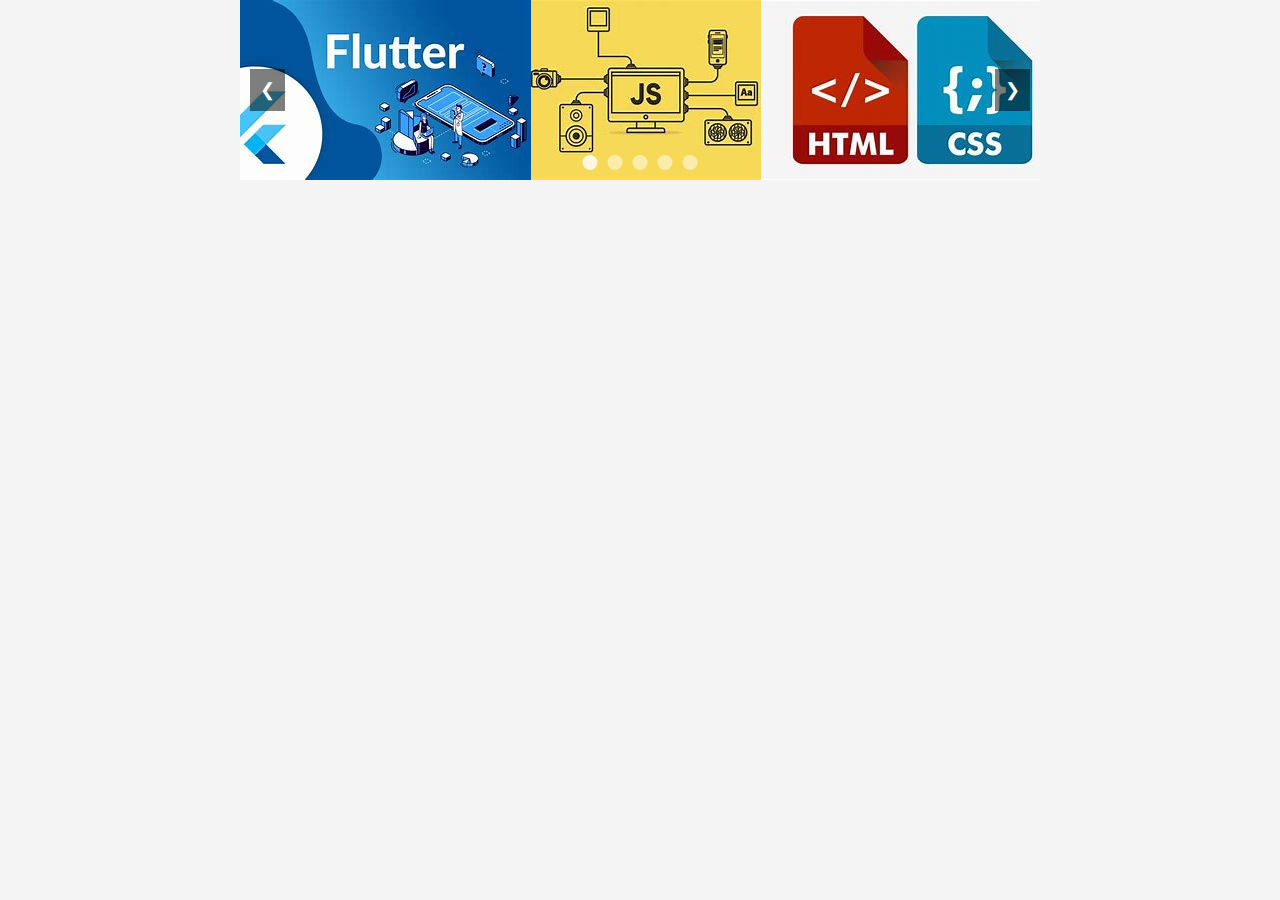
<file: 10+Collections/format3.html>
<!DOCTYPE html>
<html lang="en">
<head>
    <meta charset="UTF-8">
    <meta name="viewport" content="width=device-width, initial-scale=1.0">
    <title>Horizontal Image Slider with Dots</title>
    <style>
        body {
            font-family: Arial, sans-serif;
            margin: 0;
            padding: 0;
            background-color: #f4f4f4;
        }

        .slider-container {
            position: relative;
            width: 100%;
            max-width: 800px; /* Adjust max-width as needed */
            margin: auto;
            overflow: hidden;
        }

        .slider {
            display: flex;
            transition: transform 0.5s ease;
        }

        .slider img {
            width: 100%;
            height: auto;
            object-fit: cover;
        }

        .dots-container {
            position: absolute;
            bottom: 10px;
            left: 50%;
            transform: translateX(-50%);
            display: flex;
            justify-content: center;
        }

        .dot {
            height: 15px;
            width: 15px;
            margin: 0 5px;
            background-color: rgba(255, 255, 255, 0.5);
            border-radius: 50%;
            display: inline-block;
            transition: background-color 0.3s ease;
            cursor: pointer;
        }

        .dot.active {
            background-color: rgba(255, 255, 255, 0.8);
        }

        button {
            position: absolute;
            top: 50%;
            padding: 10px;
            background-color: rgba(0, 0, 0, 0.5);
            color: white;
            border: none;
            cursor: pointer;
            font-size: 18px;
            z-index: 10;
            transform: translateY(-50%);
        }

        button:hover {
            background-color: rgba(0, 0, 0, 0.8);
        }

        .prev {
            left: 10px;
        }

        .next {
            right: 10px;
        }

        /* Media Queries for responsiveness */
        @media (max-width: 768px) {
            .slider-container {
                max-width: 100%;
            }
        }
    </style>
</head>
<body>

    <div class="slider-container">
        <div class="slider">
            <img src="images/image1.jpg" alt="Image 1">
            <img src="images/image2.jpg" alt="Image 2">
            <img src="images/image3.jpg" alt="Image 3">
            <img src="images/image4.jpg" alt="Image 4">
            <img src="images/image5.jpg" alt="Image 5">
        </div>
        <button class="prev" onclick="prevSlide()">&#10094;</button>
        <button class="next" onclick="nextSlide()">&#10095;</button>

        <div class="dots-container">
            <span class="dot" onclick="goToSlide(0)"></span>
            <span class="dot" onclick="goToSlide(1)"></span>
            <span class="dot" onclick="goToSlide(2)"></span>
            <span class="dot" onclick="goToSlide(3)"></span>
            <span class="dot" onclick="goToSlide(4)"></span>
        </div>
    </div>

    <script>
        let slideIndex = 0;
        const slides = document.querySelectorAll('.slider img');
        const dots = document.querySelectorAll('.dot');

        function showSlide(index) {
            if (index >= slides.length) {
                slideIndex = 0;
            }
            if (index < 0) {
                slideIndex = slides.length - 1;
            }

            const slideWidth = slides[0].clientWidth;
            document.querySelector('.slider').style.transform = `translateX(${-slideIndex * slideWidth}px)`;

            // Update dots
            dots.forEach((dot, i) => {
                dot.classList.remove('active');
                if (i === slideIndex) {
                    dot.classList.add('active');
                }
            });
        }

        function nextSlide() {
            slideIndex++;
            showSlide(slideIndex);
        }

        function prevSlide() {
            slideIndex--;
            showSlide(slideIndex);
        }

        function goToSlide(index) {
            slideIndex = index;
            showSlide(slideIndex);
        }

        document.addEventListener('DOMContentLoaded', () => {
            showSlide(slideIndex);
            setInterval(nextSlide, 3000); // Change image every 3 seconds
        });
    </script>

</body>
</html>
</file>
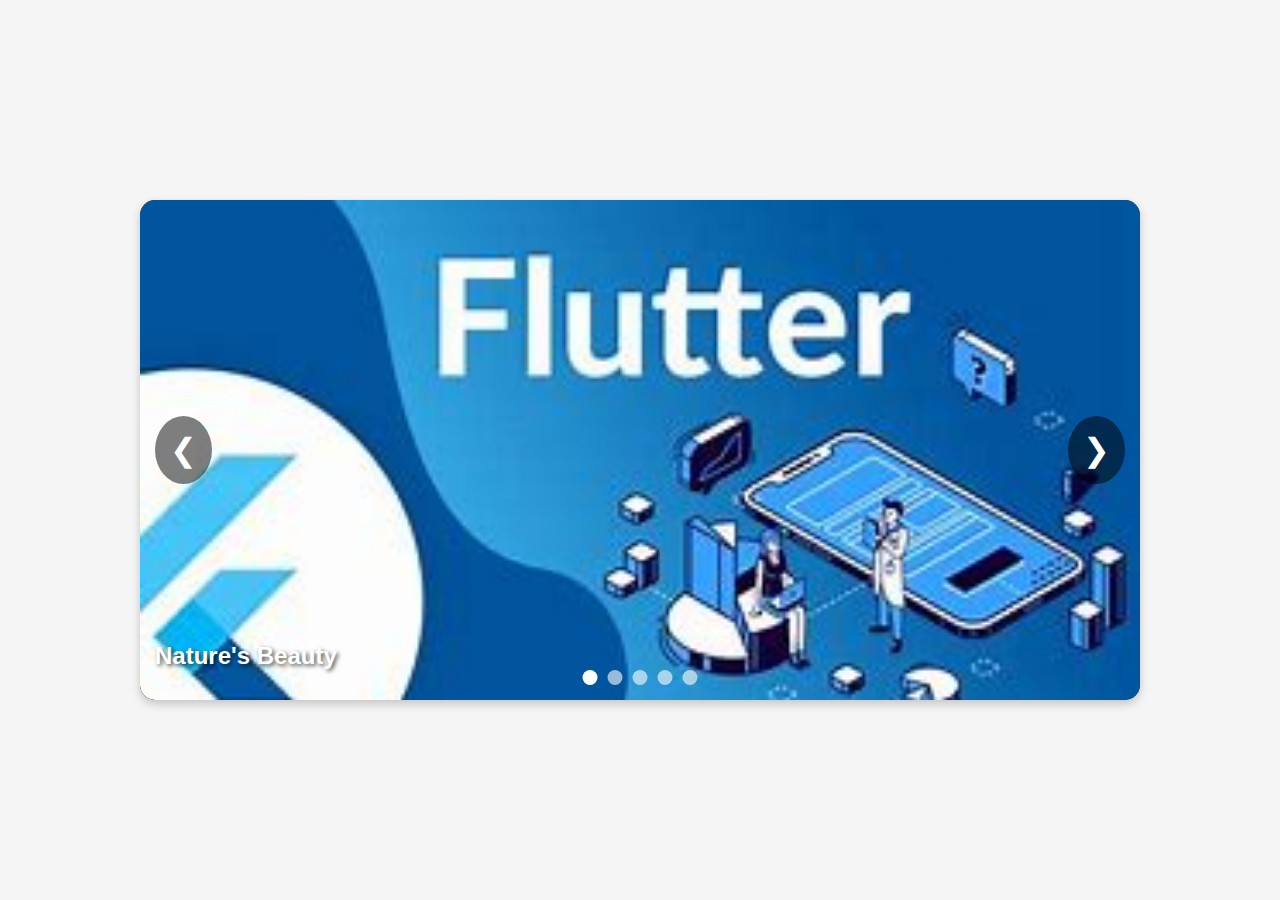
<file: 10+Collections/Image Carousel Design.html>
<!DOCTYPE html>
<html lang="en">
<head>
  <meta charset="UTF-8">
  <meta name="viewport" content="width=device-width, initial-scale=1.0">
  <title>Responsive Image Carousel</title>
  <style>
    * {
      margin: 0;
      padding: 0;
      box-sizing: border-box;
    }

    body {
      font-family: Arial, sans-serif;
      background-color: #f5f5f5;
      display: flex;
      justify-content: center;
      align-items: center;
      height: 100vh;
      margin: 0;
    }

    .carousel-container {
      width: 90%;
      max-width: 1000px;
      height: 500px;
      position: relative;
      overflow: hidden;
      border-radius: 15px;
      background: #333;
      box-shadow: 0 4px 10px rgba(0, 0, 0, 0.2);
    }

    .carousel {
      display: flex;
      transition: transform 1s ease-in-out;
      height: 100%;
    }

    .carousel .slide {
      min-width: 100%;
      height: 100%;
      position: relative;
    }

    .carousel img {
      width: 100%;
      height: 100%;
      object-fit: cover;
      border-radius: 15px;
    }

    /* Navigation Arrows */
    .arrow {
      position: absolute;
      top: 50%;
      transform: translateY(-50%);
      font-size: 2rem;
      color: white;
      background-color: rgba(0, 0, 0, 0.5);
      padding: 15px;
      cursor: pointer;
      border: none;
      border-radius: 50%;
      transition: background-color 0.3s;
    }

    .prev {
      left: 15px;
    }

    .next {
      right: 15px;
    }

    .arrow:hover {
      background-color: rgba(0, 0, 0, 0.7);
    }

    /* Dot Navigation */
    .dots {
      position: absolute;
      bottom: 15px;
      left: 50%;
      transform: translateX(-50%);
      display: flex;
      justify-content: center;
      gap: 10px;
    }

    .dot {
      width: 15px;
      height: 15px;
      background-color: rgba(255, 255, 255, 0.6);
      border-radius: 50%;
      cursor: pointer;
      transition: background-color 0.3s;
    }

    .dot.active {
      background-color: rgba(255, 255, 255, 1);
    }

    .dot:hover {
      background-color: rgba(255, 255, 255, 0.9);
    }

    /* Caption Style */
    .caption {
      position: absolute;
      bottom: 30px;
      left: 15px;
      color: white;
      font-size: 24px;
      font-weight: bold;
      text-shadow: 2px 2px 4px rgba(0, 0, 0, 0.7);
    }

    /* Responsive Styles */
    @media (max-width: 768px) {
      .carousel-container {
        height: 400px;
      }

      .caption {
        font-size: 20px;
      }

      .arrow {
        font-size: 1.5rem;
        padding: 10px;
      }

      .dot {
        width: 12px;
        height: 12px;
      }
    }

    @media (max-width: 480px) {
      .carousel-container {
        height: 300px;
      }

      .caption {
        font-size: 16px;
      }

      .arrow {
        font-size: 1.2rem;
        padding: 8px;
      }

      .dot {
        width: 10px;
        height: 10px;
      }
    }
  </style>
</head>
<body>

  <div class="carousel-container">
    <div class="carousel">
      <div class="slide">
        <img src="images/image1.jpg" alt="Image 1">
        <div class="caption">Nature's Beauty</div>
      </div>
      <div class="slide">
        <img src="images/image2.jpg" alt="Image 2">
        <div class="caption">Stunning Wildlife</div>
      </div>
      <div class="slide">
        <img src="images/image3.jpg" alt="Image 3">
        <div class="caption">Exploring the Outdoors</div>
      </div>
      <div class="slide">
        <img src="images/image4.jpg" alt="Image 4">
        <div class="caption">Wonders of the Wild</div>
      </div>
      <div class="slide">
        <img src="images/image5.jpg" alt="Image 5">
        <div class="caption">Beautiful Landscapes</div>
      </div>
    </div>

    <!-- Navigation Arrows -->
    <button class="arrow prev" onclick="moveSlide(-1)">&#10094;</button>
    <button class="arrow next" onclick="moveSlide(1)">&#10095;</button>

    <!-- Dot Navigation -->
    <div class="dots">
      <span class="dot" onclick="currentSlide(1)"></span>
      <span class="dot" onclick="currentSlide(2)"></span>
      <span class="dot" onclick="currentSlide(3)"></span>
      <span class="dot" onclick="currentSlide(4)"></span>
      <span class="dot" onclick="currentSlide(5)"></span>
    </div>
  </div>

  <script>
    let currentIndex = 0;

    const slides = document.querySelectorAll(".carousel .slide");
    const dots = document.querySelectorAll(".dot");

    function showSlide(index) {
      if (index >= slides.length) {
        currentIndex = 0;
      } else if (index < 0) {
        currentIndex = slides.length - 1;
      } else {
        currentIndex = index;
      }

      // Hide all images
      slides.forEach((slide) => slide.style.display = 'none');
      
      // Show the current image
      slides[currentIndex].style.display = 'block';

      // Update dots
      dots.forEach(dot => dot.classList.remove("active"));
      dots[currentIndex].classList.add("active");
    }

    function moveSlide(direction) {
      showSlide(currentIndex + direction);
    }

    function currentSlide(index) {
      showSlide(index - 1);
    }

    // Auto-slide every 5 seconds
    setInterval(() => moveSlide(1), 5000);

    showSlide(currentIndex); // Initial slide
  </script>

</body>
</html>
</file>
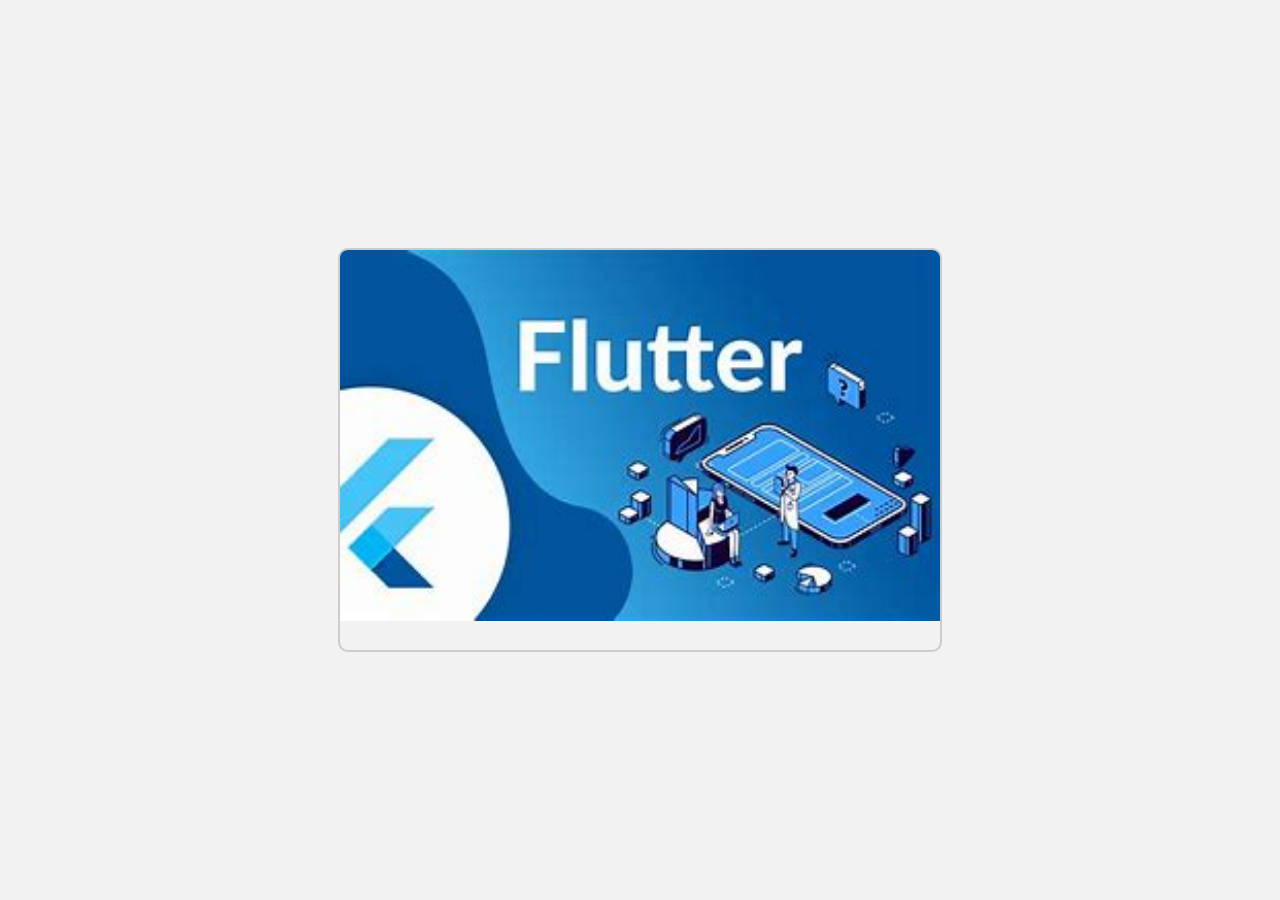
<file: 10+Collections/Image Slider with Fade Effect.html>
<!DOCTYPE html>
<html lang="en">
<head>
  <meta charset="UTF-8">
  <meta name="viewport" content="width=device-width, initial-scale=1.0">
  <title>Automatic Image Slideshow</title>
  <style>
    body {
      font-family: Arial, sans-serif;
      margin: 0;
      padding: 0;
      background-color: #f2f2f2;
      display: flex;
      justify-content: center;
      align-items: center;
      height: 100vh;
    }

    .slideshow-container {
      position: relative;
      width: 80%; /* Adjust width to your preference */
      max-width: 600px; /* Maximum width */
      height: 400px; /* Fixed height */
      overflow: hidden;
      border: 2px solid #ccc; /* Optional border */
      border-radius: 10px; /* Optional rounded corners */
    }

    .slide {
      display: none;
    }

    .slide img {
      width: 100%;
      height: 100%;
      object-fit: cover; /* Ensure the image covers the container without distortion */
    }

    .fade {
      animation-name: fade;
      animation-duration: 1.5s;
    }

    @keyframes fade {
      from {
        opacity: 0.4;
      }
      to {
        opacity: 1;
      }
    }
  </style>
</head>
<body>

  <div class="slideshow-container">
    <div class="slide fade">
      <img src="images/image1.jpg" alt="Image 1">
    </div>
    <div class="slide fade">
      <img src="images/image2.jpg" alt="Image 2">
    </div>
    <div class="slide fade">
      <img src="images/image3.jpg" alt="Image 3">
    </div>
    <div class="slide fade">
      <img src="images/image4.jpg" alt="Image 4">
    </div>
    <div class="slide fade">
      <img src="images/image5.jpg" alt="Image 5">
    </div>
  </div>

  <script>
    let slideIndex = 0;

    function showSlides() {
      let slides = document.getElementsByClassName("slide");

      // Hide all slides initially
      for (let i = 0; i < slides.length; i++) {
        slides[i].style.display = "none";
      }

      // Increment slide index and loop back to 0 when end is reached
      slideIndex++;
      if (slideIndex > slides.length) {
        slideIndex = 1;
      }

      // Display the current slide
      slides[slideIndex - 1].style.display = "block";

      // Change slide every 3 seconds
      setTimeout(showSlides, 3000); // 3000ms = 3 seconds
    }

    // Start the slideshow when the page loads
    window.onload = showSlides;
  </script>

</body>
</html>
</file>
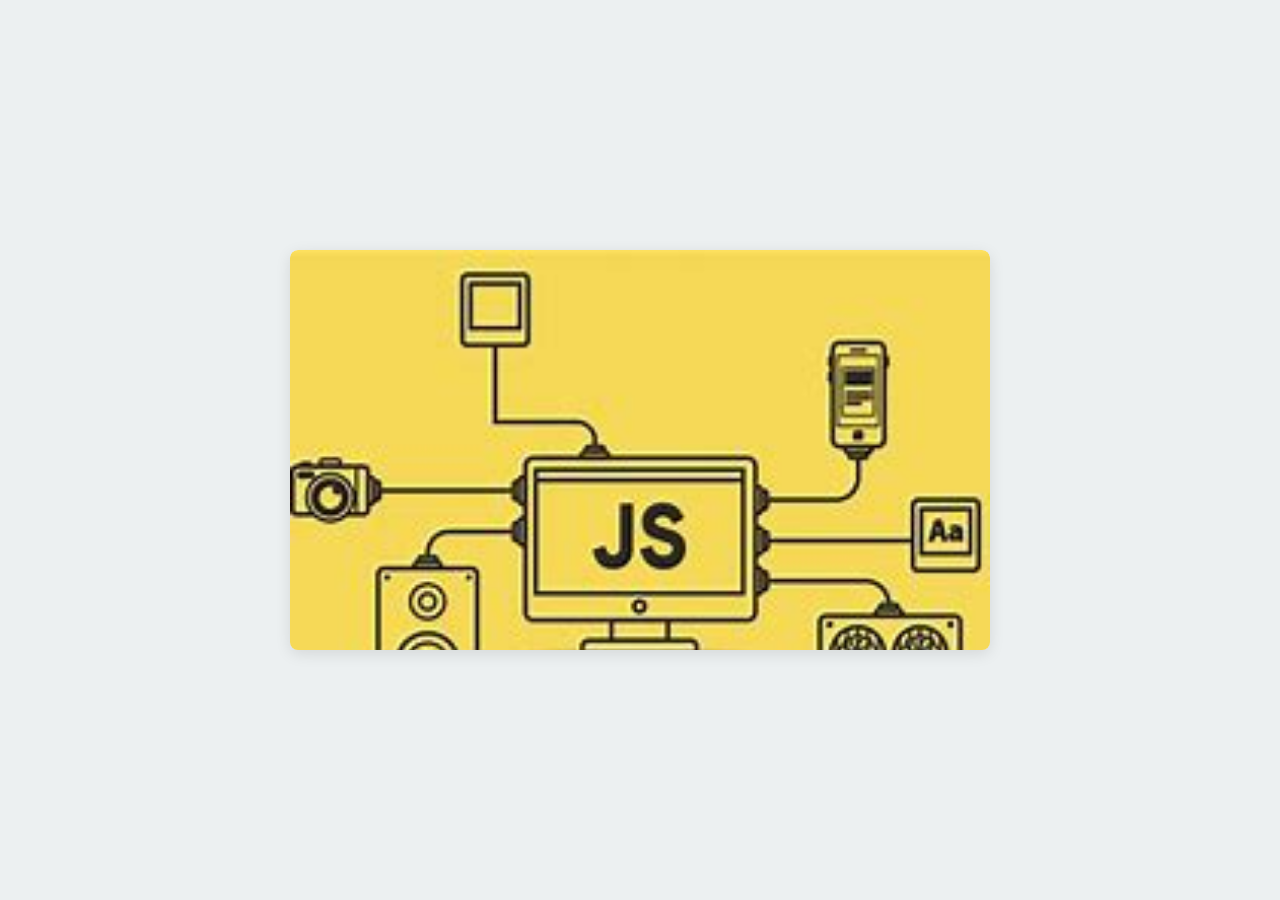
<file: 10+Collections/New Design with Sliding Effect.html>
<!DOCTYPE html>
<html lang="en">
<head>
  <meta charset="UTF-8">
  <meta name="viewport" content="width=device-width, initial-scale=1.0">
  <title>Automatic Image Slideshow</title>
  <style>
    body {
      margin: 0;
      padding: 0;
      font-family: Arial, sans-serif;
      background-color: #ecf0f1; /* Light gray background */
      display: flex;
      justify-content: center;
      align-items: center;
      height: 100vh;
    }

    .slideshow-container {
      width: 100%;
      max-width: 700px; /* Set a max width for the container */
      height: 400px; /* Set the height of the slideshow */
      position: relative;
      overflow: hidden;
      border-radius: 8px; /* Rounded corners for the container */
      box-shadow: 0px 4px 15px rgba(0, 0, 0, 0.1); /* Light shadow around the slideshow */
    }

    .slides {
      display: flex;
      transition: transform 1s ease-in-out; /* Smooth slide transition */
    }

    .slide {
      min-width: 100%;
      height: 100%;
    }

    .slide img {
      width: 100%;
      height: 100%;
      object-fit: cover; /* Ensure images fill the container without distortion */
      border-radius: 8px; /* Rounded corners for images */
    }

    /* Caption styling (optional) */
    .caption {
      position: absolute;
      bottom: 20px;
      left: 20px;
      color: #fff;
      font-size: 24px;
      background-color: rgba(0, 0, 0, 0.5); /* Semi-transparent background */
      padding: 10px;
      border-radius: 5px;
    }
  </style>
</head>
<body>

  <div class="slideshow-container">
    <div class="slides">
      <div class="slide">
        <img src="images/image1.jpg" alt="Image 1">
        <div class="caption">Image 1 Description</div>
      </div>
      <div class="slide">
        <img src="images/image2.jpg" alt="Image 2">
        <div class="caption">Image 2 Description</div>
      </div>
      <div class="slide">
        <img src="images/image3.jpg" alt="Image 3">
        <div class="caption">Image 3 Description</div>
      </div>
      <div class="slide">
        <img src="images/image4.jpg" alt="Image 4">
        <div class="caption">Image 4 Description</div>
      </div>
      <div class="slide">
        <img src="images/image5.jpg" alt="Image 5">
        <div class="caption">Image 5 Description</div>
      </div>
    </div>
  </div>

  <script>
    let slideIndex = 0;

    function showSlides() {
      const slides = document.querySelector('.slides');
      const totalSlides = document.querySelectorAll('.slide').length;

      // Move to the next slide
      slideIndex++;
      if (slideIndex >= totalSlides) {
        slideIndex = 0; // Loop back to the first slide
      }

      // Change the slide by adjusting the transform property to slide horizontally
      slides.style.transform = `translateX(-${slideIndex * 100}%)`;

      // Set the time interval for the next slide
      setTimeout(showSlides, 4000); // Change slide every 4 seconds
    }

    // Initialize slideshow when the page loads
    window.onload = showSlides;
  </script>

</body>
</html>
</file>
<file: Auto-Rotate-Slider/style.css>
.container{
    width:100vw;
    height:80vh;
    display:flex;
    justify-content:center;
    align-items:center;
  }
  .slider {
    height: 750px;
    width:100vw;
    display: flex;
    perspective: 1000px;
    position: relative;
    align-items:center;
  }
  .box1{      background:url('Images/image-1.jpg');
    background-size:cover;
    background-position:center center;}
  .box2{
  background:url('Images/image-2.jpg');
    background-size:cover;
    background-position:center center;}
  .box3{
  background:url('Images/image-3.jpg');
    background-size:cover;
    background-position:center center;}
  .box4{
  background:url('Images/image-4.jpg');
    background-size:cover;
    background-position:center center;}
  .box5{
  background:url('Images/image-5.jpg');
    background-size:cover;
    background-position:center center;}
  .box6{
  background:url('Images/image-6.jpg');
    background-size:cover;
    background-position:center center;}
  .box7{
  background:url('Images/image-7.jpg');
    background-size:cover;
    background-position:center center;}

  .slider [class*="box"] {
  /*   float: left; */
    overflow: hidden;
    border-radius:20px;
    transition: all 1s cubic-bezier(0.68, -0.6, 0.32, 1.6);
      position:absolute;
  }
  .slider [class*="box"]:nth-child(7),
  .slider [class*="box"]:nth-child(1) {
    width: 100vh;
    height: 60vh;
    transform: scale(0.2) translate(-50%,-50%);
    top: 10%;
    z-index:1;
  }
  .slider [class*="box"]:nth-child(2),
  .slider [class*="box"]:nth-child(6) {
    width: 100vh;
    height: 60vh;
    transform: scale(0.4) translate(-50%,-50%);
    top: 20%;
    z-index:2;
  }
  .slider [class*="box"]:nth-child(3),
  .slider [class*="box"]:nth-child(5) {
    width: 100vh;
    height: 60vh;
    transform: scale(0.6) translate(-50%,-50%);
    top: 30%;
    z-index:3;
  }
  .slider [class*="box"]:nth-child(4) {
    width: 60vw;
    height: 60vh;
    border-color: #c92026;
    color: #fff;
    transform: scale(1) translate(-50%,-50%);
    top: 50%;
    z-index:4;
  }
  .slider [class*="box"]:nth-child(1){
    left:-13%;}
  .slider [class*="box"]:nth-child(2){
    left:-5%;}
  .slider [class*="box"]:nth-child(3){
    left:10%;}
  .slider [class*="box"]:nth-child(4){
    left:50%;}
  .slider [class*="box"]:nth-child(5){
    left:71%;}
  .slider [class*="box"]:nth-child(6){
    left:85%;}
  .slider [class*="box"]:nth-child(7){
    left:100%;}
  .slider .firstSlide {
      -webkit-animation:  firstChild 1s;
      animation:  firstChild 1s;
  }
  /*Animation for buyers landing page slider*/
  @-webkit-keyframes firstChild {
      0% {left:100%; transform: scale(0.2) translate(-50%,-50%);}
      100% {left: -13%; transform: scale(0.2) translate(-50%,-50%);}
  }
  @keyframes firstChild {
     0% {left:100%; transform: scale(0.2) translate(-50%,-50%);}
      100% {left: -13%; transform: scale(0.2) translate(-50%,-50%);}
  }
</file>
<file: css_sliding_cards/style.css>
* {
    box-sizing: border-box;
    margin: 0;
    padding: 0;
    font-family: Arial, Helvetica, sans-serif;
}

body {
    background-color: #eeeeea;
}

.wrapper {
    width: 100%;
    height: 100vh;
    display: flex;
    align-items: center;
    justify-content: center;
}

.container {
    height: 400px;
    display: flex;
    flex-wrap: nowrap;
    justify-content: start;
}

.card {
    width: 80px;
    border-radius: 2rem;
    background-size: cover;
    background-position: center;
    cursor: pointer;
    overflow: hidden;
    margin: 0 10px;
    display: flex;
    align-items: flex-end;
    transition: width 1s ease;
    box-shadow: 0px 10px 30px -5px rgba(0, 0, 0, 0.8);
}

.card > .row {
    color: white;
    display: flex;
    flex-wrap: nowrap;
}

.card > .row > .icon {
    background: #223;
    color: white;
    border-radius: 50%;
    width: 50px;
    display: flex;
    justify-content: center;
    align-items: center;
    margin: 15px;
}

.card > .row > .description {
    display: flex;
    justify-content: center;
    flex-direction: column;
    overflow: hidden;
    height: 80px;
    opacity: 0;
    transform: translateY(30px);
    transition: all 0.5s ease;
}

.card:nth-child(1) {
    background-image: url('Images/image-1.jpg');
}

.card:nth-child(2) {
    background-image: url('Images/image-2.jpg');
}

.card:nth-child(3) {
    background-image: url('Images/image-3.jpg');
}

.card:nth-child(4) {
    background-image: url('Images/image-4.jpg');
}

/* Keyframe Animation */
@keyframes autoChange {
    0%, 20% {
        width: 600px;
    }
    25%, 100% {
        width: 80px;
    }
}

.card:nth-child(1) {
    animation: autoChange 16s infinite;
}

.card:nth-child(2) {
    animation: autoChange 16s infinite 4s;
}

.card:nth-child(3) {
    animation: autoChange 16s infinite 8s;
}

.card:nth-child(4) {
    animation: autoChange 16s infinite 12s;
}

.card:hover {
    width: 600px;
}

.card:hover .description {
    opacity: 1;
    transform: translateY(0);
}

/* Responsive Design */
@media (max-width: 768px) {
    .container {
        flex-direction: column;
        height: auto;
    }

    .card {
        width: 100%;
        height: 200px;
        animation: none; /* Disable auto-change animation on small screens */
    }
}
</file>
<file: Image Slider/style.css>
@import url("https://fonts.googleapis.com/css2?family=Jost:wght@400;700&display=swap");

* {
  margin: 0px;
  padding: 0px;
  box-sizing: border-box;
  font-family: "Jost", sans-serif;
}

.slider-container {
  width: 100%;
  height: 100vh;
  background-image: url('Images/bg-img.png');
  background-repeat: no-repeat;
  background-position: center;
  background-size: cover;
  display: flex;
  align-items: center;
  justify-content: center;
  overflow: hidden;
}

.slider-images {
  display: flex;
  align-items: center;
  gap: 2vw; /* Dynamic gap */
}

.slider-images img {
  width: 100%;
  height: 100%;
  object-fit: cover;
  border-radius: 6px;
}

.slider-img {
  width: 10%; /* Dynamic width */
  border-radius: 6px;
  cursor: pointer;
  position: relative;
  transition: 0.7s ease;
}

.slider-images .slider-img:first-child,
.slider-images .slider-img:last-child {
  height: 40vh; /* Height adapts to viewport */
}

.slider-images .slider-img:nth-child(2),
.slider-images .slider-img:nth-child(6) {
  height: 50vh;
}

.slider-images .slider-img:nth-child(3),
.slider-images .slider-img:nth-child(4),
.slider-images .slider-img:nth-child(5) {
  height: 60vh;
}

h1 {
  font-size: 3vw; /* Responsive font size */
  font-weight: 700;
  text-transform: uppercase;
  color: #fff;
  position: absolute;
  top: 50%;
  left: -10%;
  transform: rotate(270deg);
  transition: 0.7s ease;
}

.details {
  position: absolute;
  bottom: 5%;
  left: 5%;
}

.details h2 {
  font-size: 2vw;
  font-weight: 700;
  color: #fff;
  text-transform: uppercase;
  transition: 0.7s ease;
  display: none;
}

.details p {
  font-size: 1.5vw;
  font-weight: 700;
  color: #fff;
  text-transform: uppercase;
  transition: 0.7s ease;
  display: none;
}

.slider-img.active {
  width: 50vw !important; /* Responsive active image size */
  height: 70vh !important;
}

.slider-img.active h1 {
  display: none;
}

.slider-img.active .details p,
.slider-img.active .details h2 {
  display: block;
}

/* Media Queries */
@media (max-width: 1024px) {
  .slider-img {
    width: 15%; /* Adjust width for tablets */
  }

  .slider-img.active {
    width: 60vw !important;
    height: 60vh !important;
  }

  h1 {
    font-size: 4vw;
  }

  .details h2 {
    font-size: 3vw;
  }

  .details p {
    font-size: 2.5vw;
  }
}

@media (max-width: 768px) {
  .slider-images {
    gap: 1.5vw; /* Reduce gap for smaller screens */
  }

  .slider-img {
    width: 20%; /* Adjust for smaller screens */
  }

  .slider-img.active {
    width: 70vw !important;
    height: 50vh !important;
  }

  h1 {
    font-size: 5vw;
  }

  .details h2 {
    font-size: 4vw;
  }

  .details p {
    font-size: 3vw;
  }
}

@media (max-width: 480px) {
  .slider-images {
    gap: 1vw;
  }

  .slider-img {
    width: 25%; /* Adjust for mobile */
  }

  .slider-img.active {
    width: 80vw !important;
    height: 40vh !important;
  }

  h1 {
    font-size: 6vw;
    left: -5%;
  }

  .details h2 {
    font-size: 5vw;
  }

  .details p {
    font-size: 4vw;
  }
}
</file>
<file: ImageSliderDependent2/style.css>
@import url('https://fonts.googleapis.com/css2?family=Poppins:ital,wght@0,100;0,200;0,300;0,400;0,500;0,600;0,700;0,800;0,900;1,100;1,200;1,300;1,400;1,500;1,600;1,700;1,800;1,900&display=swap');
body{
    margin: 0;
    background-color: #000;
    color: #eee;
    font-family: Poppins;
    font-size: 12px;
}
a{
    text-decoration: none;
}
header{
    width: 1140px;
    max-width: 80%;
    margin: auto;
    height: 50px;
    display: flex;
    align-items: center;
    position: relative;
    z-index: 100;
}
header a{
    color: #eee;
    margin-right: 40px;
}
/* carousel */
.carousel{
    height: 100vh;
    margin-top: -50px;
    width: 100vw;
    overflow: hidden;
    position: relative;
}
.carousel .list .item{
    width: 100%;
    height: 100%;
    position: absolute;
    inset: 0 0 0 0;
}
.carousel .list .item img{
    width: 100%;
    height: 100%;
    object-fit: cover;
}
.carousel .list .item .content{
    position: absolute;
    top: 20%;
    width: 1140px;
    max-width: 80%;
    left: 50%;
    transform: translateX(-50%);
    padding-right: 30%;
    box-sizing: border-box;
    color: #fff;
    text-shadow: 0 5px 10px #0004;
}
.carousel .list .item .author{
    font-weight: bold;
    letter-spacing: 10px;
}
.carousel .list .item .title,
.carousel .list .item .topic{
    font-size: 5em;
    font-weight: bold;
    line-height: 1.3em;
}
.carousel .list .item .topic{
    color: #f1683a;
}
.carousel .list .item .buttons{
    display: grid;
    grid-template-columns: repeat(2, 130px);
    grid-template-rows: 40px;
    gap: 5px;
    margin-top: 20px;
}
.carousel .list .item .buttons button{
    border: none;
    background-color: #eee;
    letter-spacing: 3px;
    font-family: Poppins;
    font-weight: 500;
}
.carousel .list .item .buttons button:nth-child(2){
    background-color: transparent;
    border: 1px solid #fff;
    color: #eee;
}
/* thumbail */
.thumbnail{
    position: absolute;
    bottom: 50px;
    left: 50%;
    width: max-content;
    z-index: 100;
    display: flex;
    gap: 20px;
}
.thumbnail .item{
    width: 150px;
    height: 220px;
    flex-shrink: 0;
    position: relative;
}
.thumbnail .item img{
    width: 100%;
    height: 100%;
    object-fit: cover;
    border-radius: 20px;
}
.thumbnail .item .content{
    color: #fff;
    position: absolute;
    bottom: 10px;
    left: 10px;
    right: 10px;
}
.thumbnail .item .content .title{
    font-weight: 500;
}
.thumbnail .item .content .description{
    font-weight: 300;
}
/* arrows */
.arrows{
    position: absolute;
    top: 80%;
    right: 52%;
    z-index: 100;
    width: 300px;
    max-width: 30%;
    display: flex;
    gap: 10px;
    align-items: center;
}
.arrows button{
    width: 40px;
    height: 40px;
    border-radius: 50%;
    background-color: #eee4;
    border: none;
    color: #fff;
    font-family: monospace;
    font-weight: bold;
    transition: .5s;
}
.arrows button:hover{
    background-color: #fff;
    color: #000;
}

/* animation */
.carousel .list .item:nth-child(1){
    z-index: 1;
}

/* animation text in first item */

.carousel .list .item:nth-child(1) .content .author,
.carousel .list .item:nth-child(1) .content .title,
.carousel .list .item:nth-child(1) .content .topic,
.carousel .list .item:nth-child(1) .content .des,
.carousel .list .item:nth-child(1) .content .buttons
{
    transform: translateY(50px);
    filter: blur(20px);
    opacity: 0;
    animation: showContent .5s 1s linear 1 forwards;
}
@keyframes showContent{
    to{
        transform: translateY(0px);
        filter: blur(0px);
        opacity: 1;
    }
}
.carousel .list .item:nth-child(1) .content .title{
    animation-delay: 1.2s!important;
}
.carousel .list .item:nth-child(1) .content .topic{
    animation-delay: 1.4s!important;
}
.carousel .list .item:nth-child(1) .content .des{
    animation-delay: 1.6s!important;
}
.carousel .list .item:nth-child(1) .content .buttons{
    animation-delay: 1.8s!important;
}
/* create animation when next click */
.carousel.next .list .item:nth-child(1) img{
    width: 150px;
    height: 220px;
    position: absolute;
    bottom: 50px;
    left: 50%;
    border-radius: 30px;
    animation: showImage .5s linear 1 forwards;
}
@keyframes showImage{
    to{
        bottom: 0;
        left: 0;
        width: 100%;
        height: 100%;
        border-radius: 0;
    }
}

.carousel.next .thumbnail .item:nth-last-child(1){
    overflow: hidden;
    animation: showThumbnail .5s linear 1 forwards;
}
.carousel.prev .list .item img{
    z-index: 100;
}
@keyframes showThumbnail{
    from{
        width: 0;
        opacity: 0;
    }
}
.carousel.next .thumbnail{
    animation: effectNext .5s linear 1 forwards;
}

@keyframes effectNext{
    from{
        transform: translateX(150px);
    }
}

/* running time */

.carousel .time{
    position: absolute;
    z-index: 1000;
    width: 0%;
    height: 3px;
    background-color: #f1683a;
    left: 0;
    top: 0;
}

.carousel.next .time,
.carousel.prev .time{
    animation: runningTime 3s linear 1 forwards;
}
@keyframes runningTime{
    from{ width: 100%}
    to{width: 0}
}


/* prev click */

.carousel.prev .list .item:nth-child(2){
    z-index: 2;
}

.carousel.prev .list .item:nth-child(2) img{
    animation: outFrame 0.5s linear 1 forwards;
    position: absolute;
    bottom: 0;
    left: 0;
}
@keyframes outFrame{
    to{
        width: 150px;
        height: 220px;
        bottom: 50px;
        left: 50%;
        border-radius: 20px;
    }
}

.carousel.prev .thumbnail .item:nth-child(1){
    overflow: hidden;
    opacity: 0;
    animation: showThumbnail .5s linear 1 forwards;
}
.carousel.next .arrows button,
.carousel.prev .arrows button{
    pointer-events: none;
}
.carousel.prev .list .item:nth-child(2) .content .author,
.carousel.prev .list .item:nth-child(2) .content .title,
.carousel.prev .list .item:nth-child(2) .content .topic,
.carousel.prev .list .item:nth-child(2) .content .des,
.carousel.prev .list .item:nth-child(2) .content .buttons
{
    animation: contentOut 1.5s linear 1 forwards!important;
}

@keyframes contentOut{
    to{
        transform: translateY(-150px);
        filter: blur(20px);
        opacity: 0;
    }
}
@media screen and (max-width: 678px) {
    .carousel .list .item .content{
        padding-right: 0;
    }
    .carousel .list .item .content .title{
        font-size: 30px;
    }
}
</file>
<file: ImageSliderDependent3/style.css>
.slider{
    width: 1300px;
    max-width: 100vw;
    height: 700px;
    margin: auto;
    position: relative;
    overflow: hidden;
}
.slider .list{
    position: absolute;
    width: max-content;
    height: 100%;
    left: 0;
    top: 0;
    display: flex;
    transition: 1s;
}
.slider .list img{
    width: 1300px;
    max-width: 100vw;
    height: 100%;
    object-fit: cover;
}
.slider .buttons{
    position: absolute;
    top: 45%;
    left: 5%;
    width: 90%;
    display: flex;
    justify-content: space-between;
}
.slider .buttons button{
    width: 50px;
    height: 50px;
    border-radius: 50%;
    background-color: #fff5;
    color: #fff;
    border: none;
    font-family: monospace;
    font-weight: bold;
}
.slider .dots{
    position: absolute;
    bottom: 10px;
    left: 0;
    color: #fff;
    width: 100%;
    margin: 0;
    padding: 0;
    display: flex;
    justify-content: center;
}
.slider .dots li{
    list-style: none;
    width: 10px;
    height: 10px;
    background-color: #fff;
    margin: 10px;
    border-radius: 20px;
    transition: 0.5s;
}
.slider .dots li.active{
    width: 30px;
}
@media screen and (max-width: 768px){
    .slider{
        height: 400px;
    }
}
</file>
